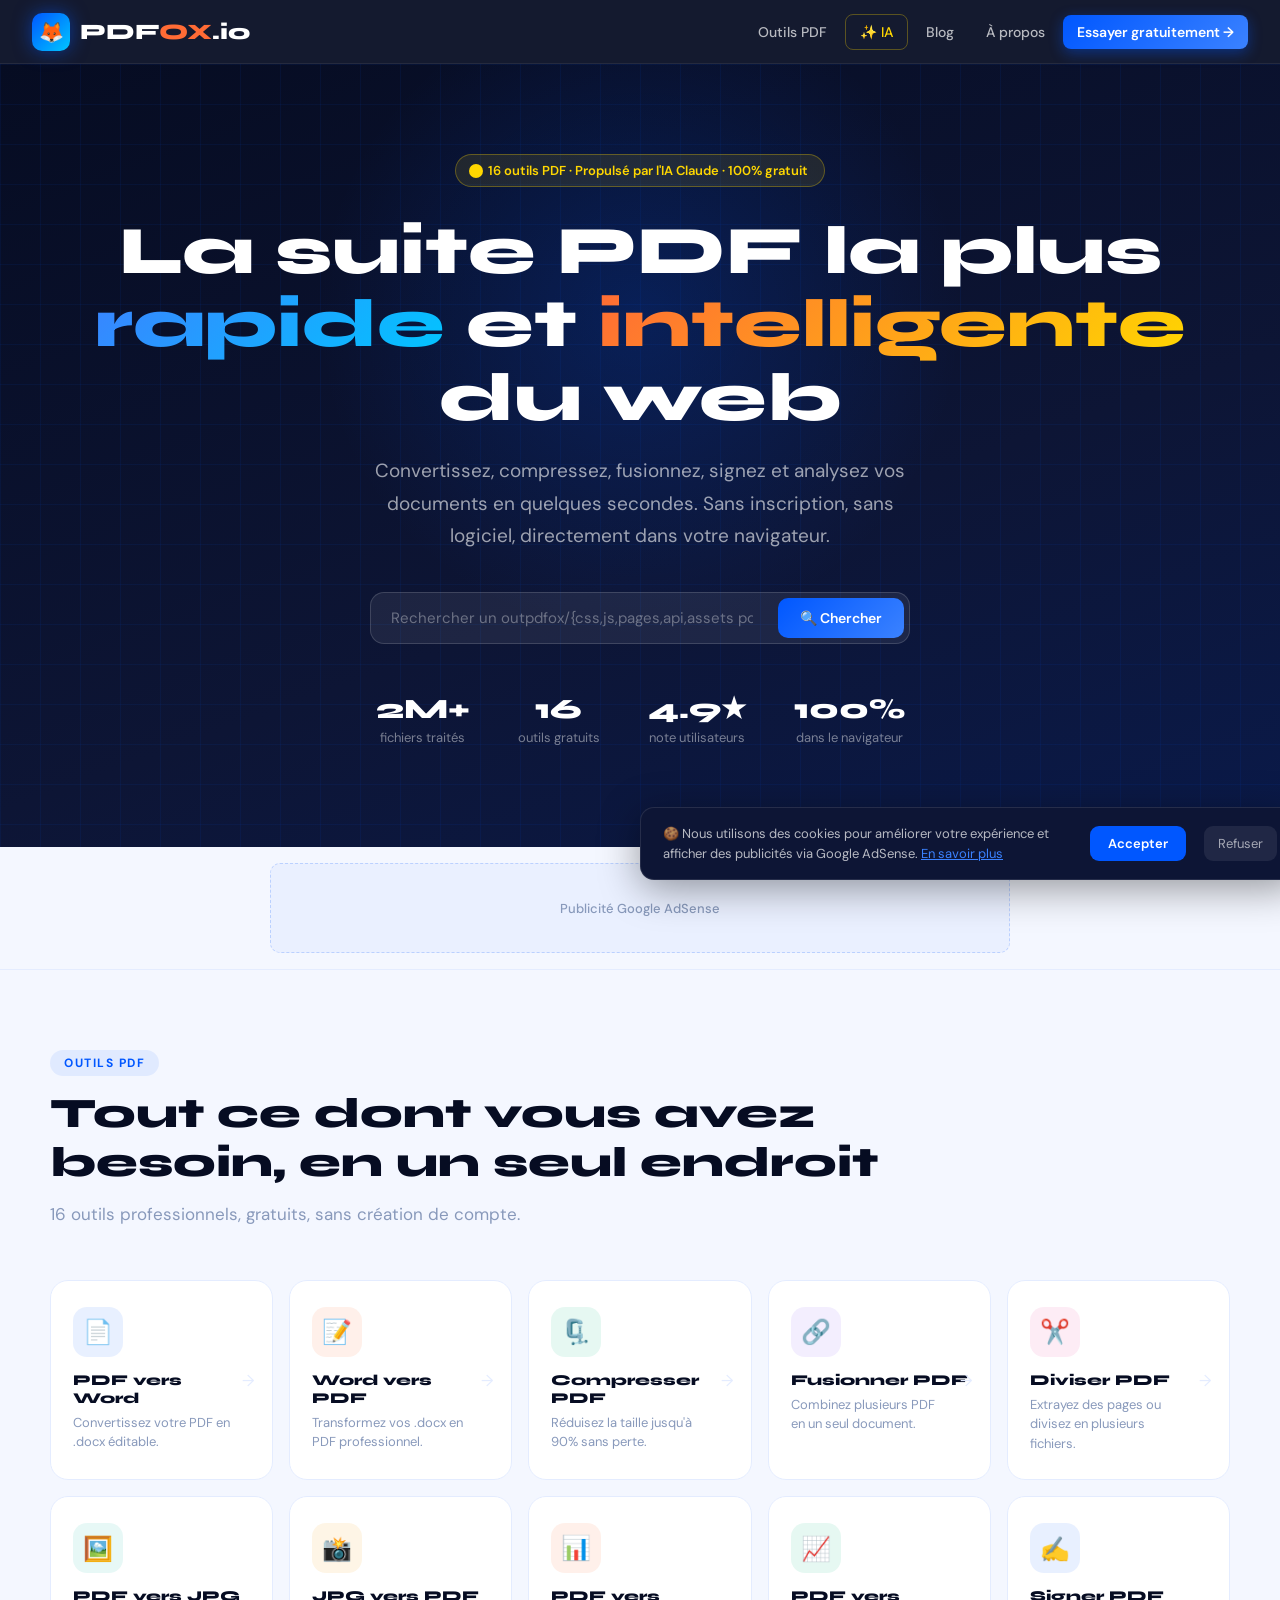
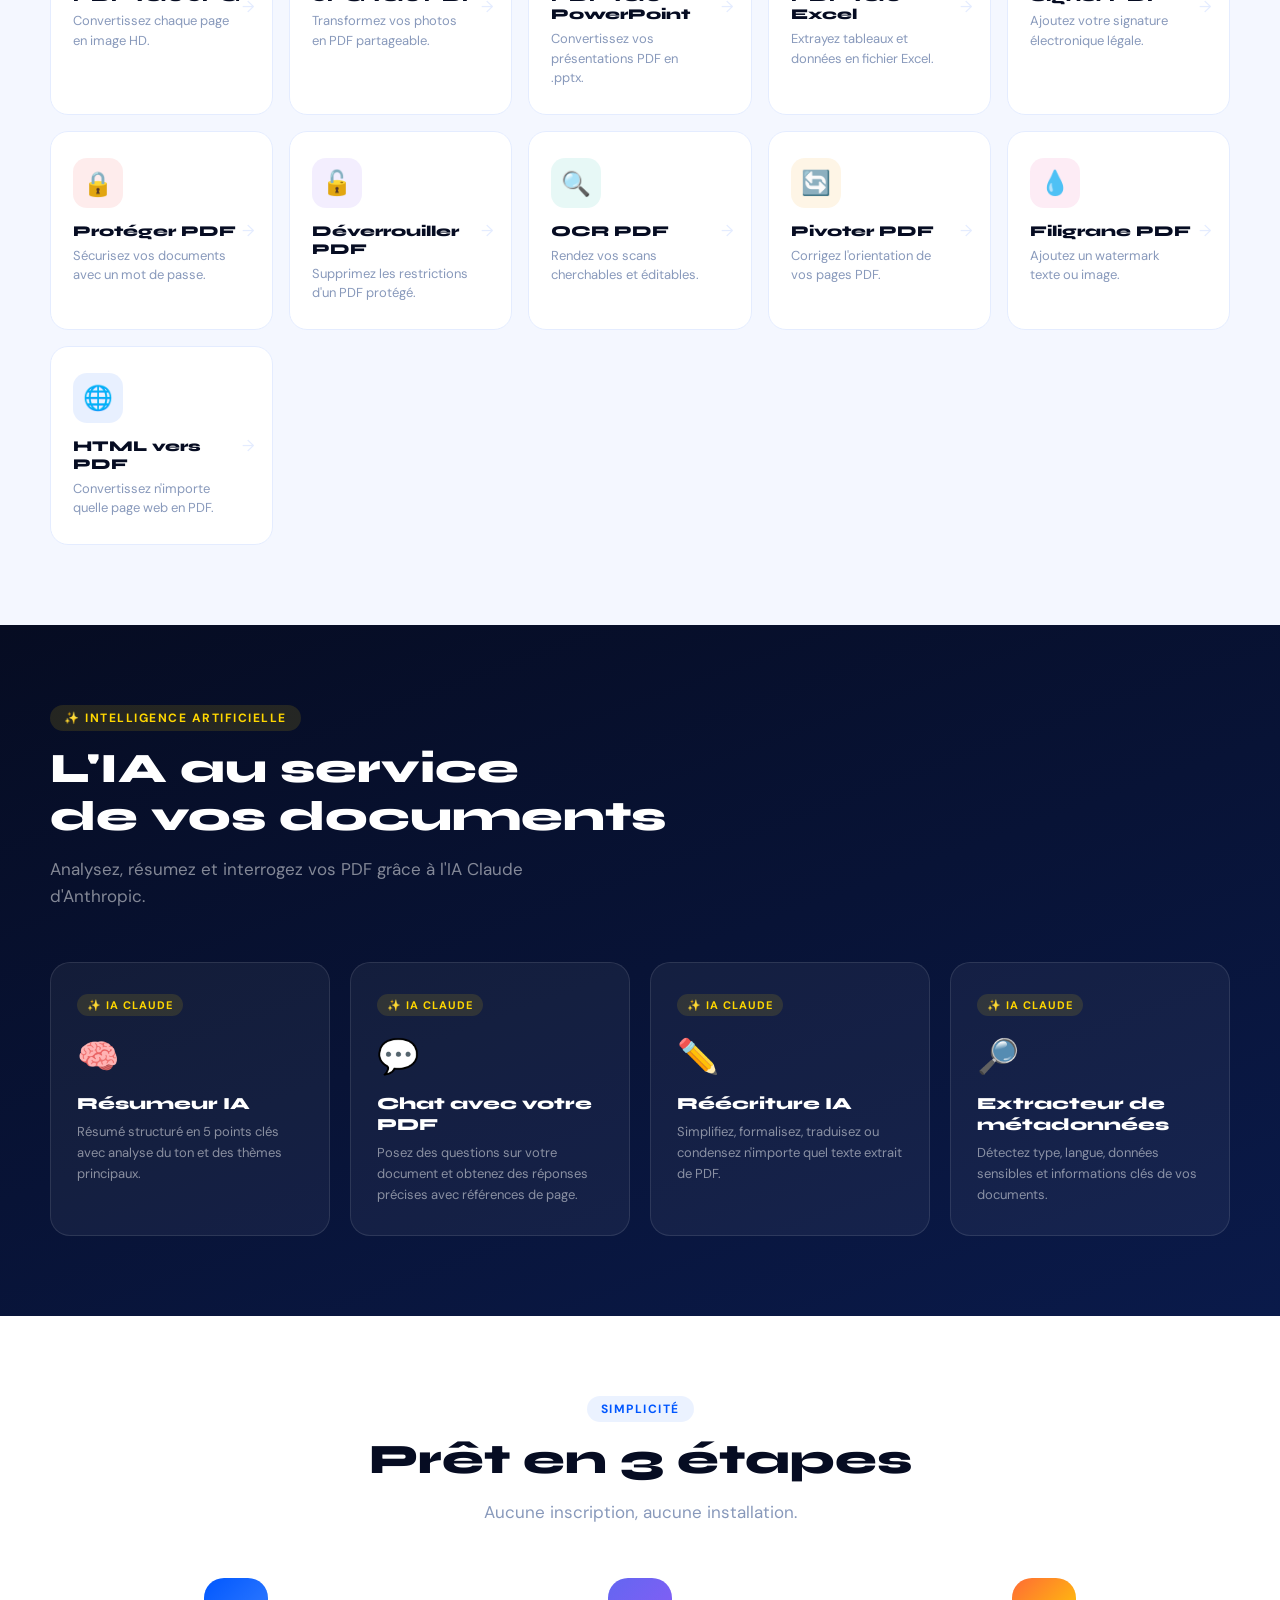
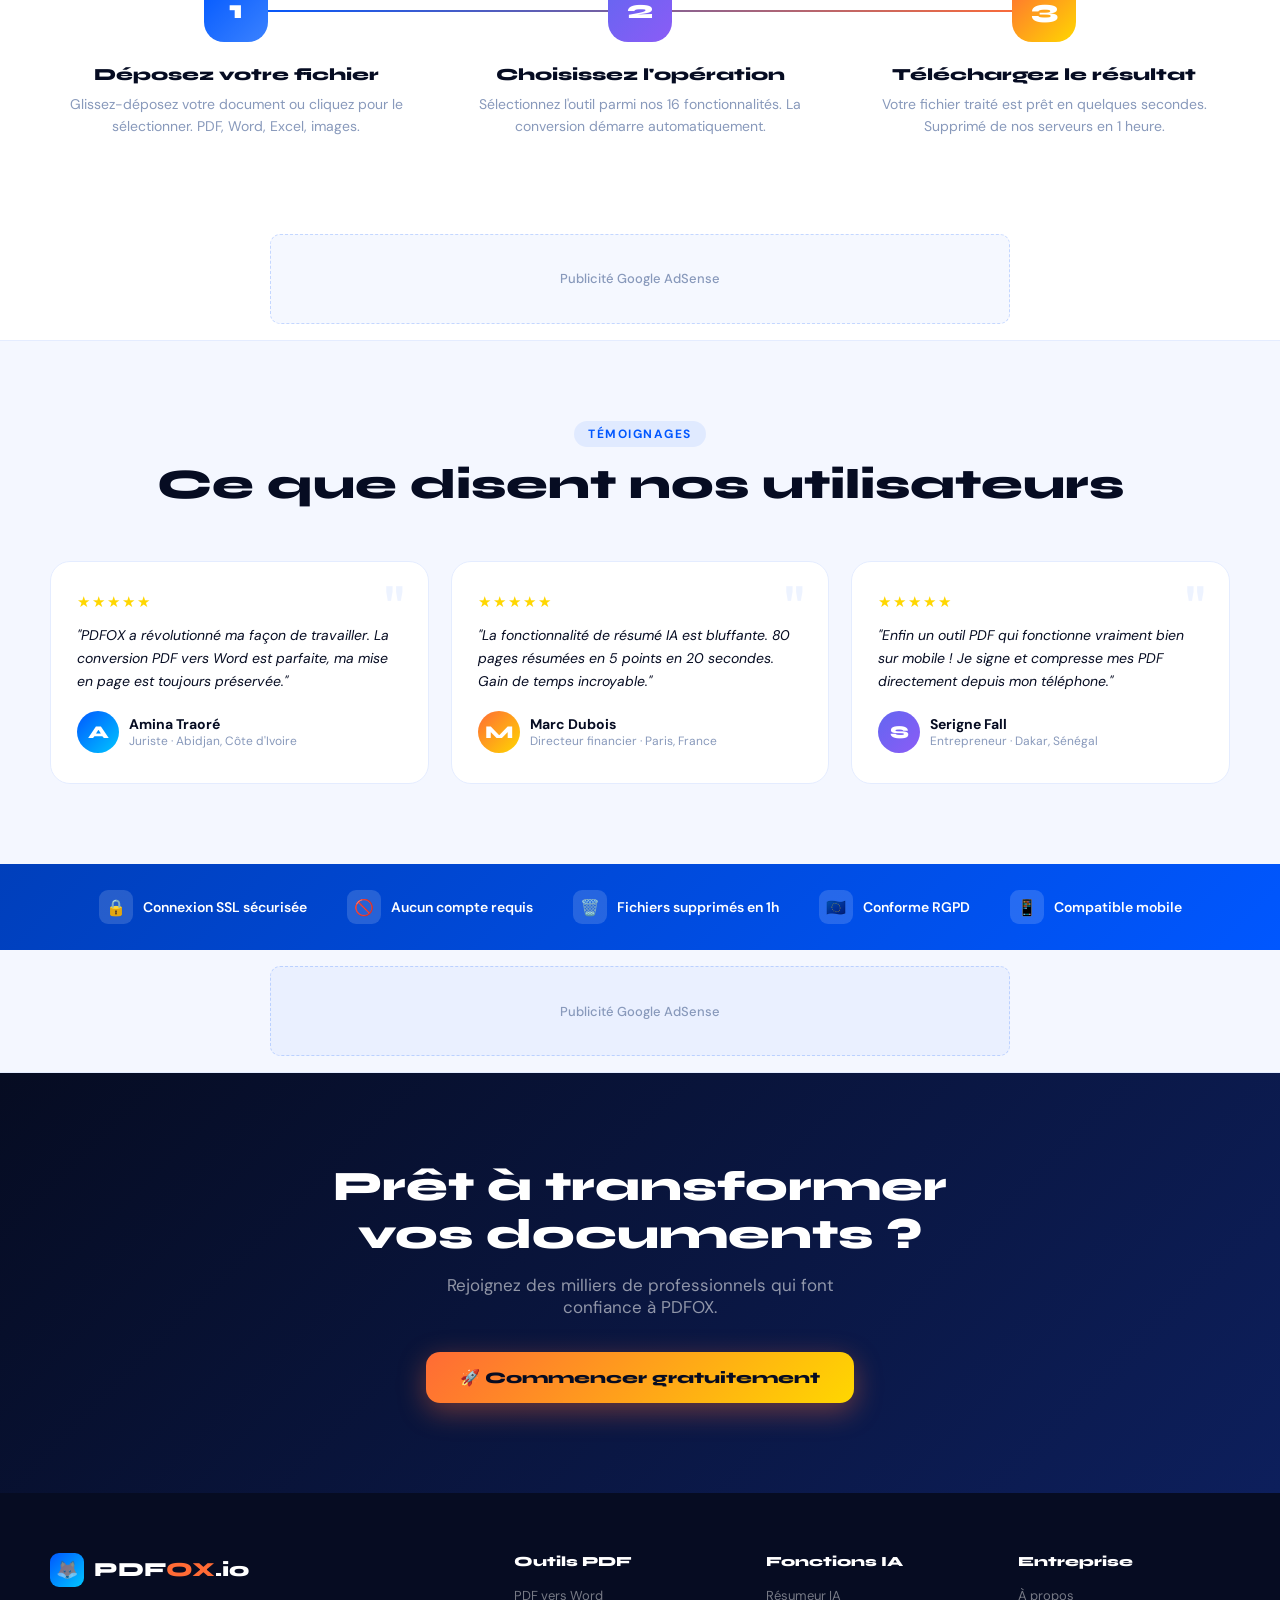
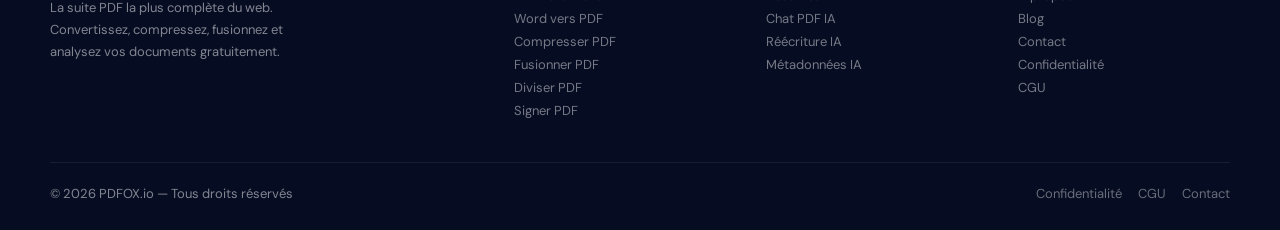
<file: index.html>
<!DOCTYPE html>
<html lang="fr">
<head>
  <meta charset="UTF-8"/>
  <meta name="viewport" content="width=device-width, initial-scale=1.0"/>
  <title>PDFOX.io — Convertir, Compresser et Modifier vos PDF Gratuitement</title>
  <meta name="description" content="PDFOX.io : Convertissez PDF en Word, compressez, fusionnez, signez vos documents en ligne. Gratuit, rapide, sans inscription."/>
  <link rel="preconnect" href="https://fonts.googleapis.com"/>
  <link href="https://fonts.googleapis.com/css2?family=Syne:wght@700;800;900&family=DM+Sans:wght@300;400;500;600&display=swap" rel="stylesheet"/>
  <link rel="stylesheet" href="css/style.css"/>
</head>
<body>

<!-- NAVBAR -->
<nav>
  <a class="nav-logo" href="/">
    <div class="logo-icon">🦊</div>
    <span class="logo-text">PDF<span>OX</span>.io</span>
  </a>
  <ul class="nav-links" id="navLinks">
    <li><a href="#tools">Outils PDF</a></li>
    <li><a href="#ai" class="ai-link">✨ IA</a></li>
    <li><a href="pages/blog.html">Blog</a></li>
    <li><a href="pages/about.html">À propos</a></li>
    <li><a href="#tools" class="nav-cta">Essayer gratuitement →</a></li>
  </ul>
  <div class="hamburger" id="hamburger" onclick="toggleMenu()">
    <span></span><span></span><span></span>
  </div>
</nav>

<!-- HERO -->
<section class="hero">
  <div class="hero-grid"></div>
  <div class="hero-glow"></div>
  <div class="container" style="position:relative;z-index:1;">
    <div class="hero-badge fade-up">
      <span class="dot"></span>
      16 outils PDF · Propulsé par l'IA Claude · 100% gratuit
    </div>
    <h1 class="fade-up delay-1">
      La suite PDF la plus<br/>
      <span class="highlight">rapide</span> et <span class="accent">intelligente</span><br/>
      du web
    </h1>
    <p class="hero-sub fade-up delay-2">
      Convertissez, compressez, fusionnez, signez et analysez vos documents en quelques secondes. Sans inscription, sans logiciel, directement dans votre navigateur.
    </p>
    <div class="search-bar fade-up delay-3">
      <input type="text" id="searchInput" placeholder="Rechercher un outpdfox/{css,js,pages,api,assets pdfox/css pdfox/js pdfox/pages pdfox/.gitignore pdfox/index.html pdfox/README.md pdfox/vercel.jsonil… ex: compresser PDF"/>
      <button onclick="searchTool()">🔍 Chercher</button>
    </div>
    <div class="hero-stats fade-up delay-4">
      <div class="stat"><span class="stat-num">2M+</span><span class="stat-label">fichiers traités</span></div>
      <div class="stat"><span class="stat-num">16</span><span class="stat-label">outils gratuits</span></div>
      <div class="stat"><span class="stat-num">4.9★</span><span class="stat-label">note utilisateurs</span></div>
      <div class="stat"><span class="stat-num">100%</span><span class="stat-label">dans le navigateur</span></div>
    </div>
  </div>
</section>

<!-- ADSENSE SLOT 1 -->
<div class="ad-container">
  <div class="ad-slot"><!-- Google AdSense · Slot: hero-leaderboard --><span>Publicité Google AdSense</span></div>
</div>

<!-- TOOLS -->
<section class="tools-section" id="tools">
  <div class="container">
    <div class="section-header fade-up">
      <span class="section-tag">Outils PDF</span>
      <h2>Tout ce dont vous avez<br/>besoin, en un seul endroit</h2>
      <p class="section-sub">16 outils professionnels, gratuits, sans création de compte.</p>
    </div>
    <div class="tools-grid" id="toolsGrid">
      <!-- Généré par JS -->
    </div>
  </div>
</section>

<!-- AI SECTION -->
<section class="ai-section" id="ai">
  <div class="container" style="position:relative;z-index:1;">
    <div class="section-header fade-up">
      <span class="section-tag" style="background:rgba(255,215,0,.12);color:#FFD700;">✨ Intelligence Artificielle</span>
      <h2 style="color:white;">L'IA au service<br/>de vos documents</h2>
      <p class="section-sub" style="color:rgba(255,255,255,.5);">Analysez, résumez et interrogez vos PDF grâce à l'IA Claude d'Anthropic.</p>
    </div>
    <div class="ai-grid">
      <a class="ai-card fade-up delay-1" href="pages/ai-summarizer.html">
        <div class="ai-badge">✨ IA Claude</div>
        <span class="ai-card-icon">🧠</span>
        <h3>Résumeur IA</h3>
        <p>Résumé structuré en 5 points clés avec analyse du ton et des thèmes principaux.</p>
      </a>
      <a class="ai-card fade-up delay-2" href="pages/ai-chat.html">
        <div class="ai-badge">✨ IA Claude</div>
        <span class="ai-card-icon">💬</span>
        <h3>Chat avec votre PDF</h3>
        <p>Posez des questions sur votre document et obtenez des réponses précises avec références de page.</p>
      </a>
      <a class="ai-card fade-up delay-3" href="pages/ai-rewrite.html">
        <div class="ai-badge">✨ IA Claude</div>
        <span class="ai-card-icon">✏️</span>
        <h3>Réécriture IA</h3>
        <p>Simplifiez, formalisez, traduisez ou condensez n'importe quel texte extrait de PDF.</p>
      </a>
      <a class="ai-card fade-up delay-4" href="pages/ai-metadata.html">
        <div class="ai-badge">✨ IA Claude</div>
        <span class="ai-card-icon">🔎</span>
        <h3>Extracteur de métadonnées</h3>
        <p>Détectez type, langue, données sensibles et informations clés de vos documents.</p>
      </a>
    </div>
  </div>
</section>

<!-- HOW IT WORKS -->
<section class="how-section">
  <div class="container">
    <div class="section-header fade-up" style="text-align:center;">
      <span class="section-tag">Simplicité</span>
      <h2>Prêt en 3 étapes</h2>
      <p class="section-sub" style="margin:0 auto;">Aucune inscription, aucune installation.</p>
    </div>
    <div class="steps">
      <div class="step fade-up delay-1">
        <div class="step-num" style="background:linear-gradient(135deg,#0057FF,#3B82FF);">1</div>
        <h3>Déposez votre fichier</h3>
        <p>Glissez-déposez votre document ou cliquez pour le sélectionner. PDF, Word, Excel, images.</p>
      </div>
      <div class="step fade-up delay-2">
        <div class="step-num" style="background:linear-gradient(135deg,#6366f1,#8b5cf6);">2</div>
        <h3>Choisissez l'opération</h3>
        <p>Sélectionnez l'outil parmi nos 16 fonctionnalités. La conversion démarre automatiquement.</p>
      </div>
      <div class="step fade-up delay-3">
        <div class="step-num" style="background:linear-gradient(135deg,#FF6B35,#FFD700);">3</div>
        <h3>Téléchargez le résultat</h3>
        <p>Votre fichier traité est prêt en quelques secondes. Supprimé de nos serveurs en 1 heure.</p>
      </div>
    </div>
  </div>
</section>

<!-- ADSENSE SLOT 2 -->
<div class="ad-container" style="background:white;">
  <div class="ad-slot"><!-- Google AdSense · Slot: middle-rectangle --><span>Publicité Google AdSense</span></div>
</div>

<!-- TESTIMONIALS -->
<section class="testi-section">
  <div class="container">
    <div class="section-header fade-up" style="text-align:center;">
      <span class="section-tag">Témoignages</span>
      <h2>Ce que disent nos utilisateurs</h2>
    </div>
    <div class="testi-grid">
      <div class="testi-card fade-up delay-1">
        <div class="stars">★★★★★</div>
        <p class="testi-text">"PDFOX a révolutionné ma façon de travailler. La conversion PDF vers Word est parfaite, ma mise en page est toujours préservée."</p>
        <div class="testi-author">
          <div class="testi-avatar" style="background:linear-gradient(135deg,#0057FF,#00C6FF);">A</div>
          <div><div class="testi-name">Amina Traoré</div><div class="testi-role">Juriste · Abidjan, Côte d'Ivoire</div></div>
        </div>
      </div>
      <div class="testi-card fade-up delay-2">
        <div class="stars">★★★★★</div>
        <p class="testi-text">"La fonctionnalité de résumé IA est bluffante. 80 pages résumées en 5 points en 20 secondes. Gain de temps incroyable."</p>
        <div class="testi-author">
          <div class="testi-avatar" style="background:linear-gradient(135deg,#FF6B35,#FFD700);">M</div>
          <div><div class="testi-name">Marc Dubois</div><div class="testi-role">Directeur financier · Paris, France</div></div>
        </div>
      </div>
      <div class="testi-card fade-up delay-3">
        <div class="stars">★★★★★</div>
        <p class="testi-text">"Enfin un outil PDF qui fonctionne vraiment bien sur mobile ! Je signe et compresse mes PDF directement depuis mon téléphone."</p>
        <div class="testi-author">
          <div class="testi-avatar" style="background:linear-gradient(135deg,#6366f1,#8b5cf6);">S</div>
          <div><div class="testi-name">Serigne Fall</div><div class="testi-role">Entrepreneur · Dakar, Sénégal</div></div>
        </div>
      </div>
    </div>
  </div>
</section>

<!-- TRUST BAR -->
<div class="trust-bar">
  <div class="trust-item"><div class="icon">🔒</div> Connexion SSL sécurisée</div>
  <div class="trust-item"><div class="icon">🚫</div> Aucun compte requis</div>
  <div class="trust-item"><div class="icon">🗑️</div> Fichiers supprimés en 1h</div>
  <div class="trust-item"><div class="icon">🇪🇺</div> Conforme RGPD</div>
  <div class="trust-item"><div class="icon">📱</div> Compatible mobile</div>
</div>

<!-- ADSENSE SLOT 3 -->
<div class="ad-container">
  <div class="ad-slot"><!-- Google AdSense · Slot: footer-banner --><span>Publicité Google AdSense</span></div>
</div>

<!-- CTA -->
<section class="cta-section">
  <div class="container" style="position:relative;z-index:1;">
    <h2 class="fade-up" style="color:white;">Prêt à transformer<br/>vos documents ?</h2>
    <p class="fade-up delay-1">Rejoignez des milliers de professionnels qui font confiance à PDFOX.</p>
    <a href="#tools" class="btn-primary fade-up delay-2">🚀 Commencer gratuitement</a>
  </div>
</section>

<!-- FOOTER -->
<footer>
  <div class="footer-grid">
    <div class="footer-brand">
      <div style="display:flex;align-items:center;gap:10px;margin-bottom:8px;">
        <div style="width:34px;height:34px;background:linear-gradient(135deg,#0057FF,#00C6FF);border-radius:9px;display:flex;align-items:center;justify-content:center;font-size:18px;">🦊</div>
        <span style="font-family:'Syne',sans-serif;font-weight:900;font-size:20px;color:white;">PDF<span style="color:#FF6B35;">OX</span>.io</span>
      </div>
      <p>La suite PDF la plus complète du web. Convertissez, compressez, fusionnez et analysez vos documents gratuitement.</p>
    </div>
    <div class="footer-col">
      <h4>Outils PDF</h4>
      <a href="pages/tool.html?tool=pdf-to-word">PDF vers Word</a>
      <a href="pages/tool.html?tool=word-to-pdf">Word vers PDF</a>
      <a href="pages/tool.html?tool=compress">Compresser PDF</a>
      <a href="pages/tool.html?tool=merge">Fusionner PDF</a>
      <a href="pages/tool.html?tool=split">Diviser PDF</a>
      <a href="pages/tool.html?tool=sign">Signer PDF</a>
    </div>
    <div class="footer-col">
      <h4>Fonctions IA</h4>
      <a href="pages/ai-summarizer.html">Résumeur IA</a>
      <a href="pages/ai-chat.html">Chat PDF IA</a>
      <a href="pages/ai-rewrite.html">Réécriture IA</a>
      <a href="pages/ai-metadata.html">Métadonnées IA</a>
    </div>
    <div class="footer-col">
      <h4>Entreprise</h4>
      <a href="pages/about.html">À propos</a>
      <a href="pages/blog.html">Blog</a>
      <a href="pages/contact.html">Contact</a>
      <a href="pages/privacy.html">Confidentialité</a>
      <a href="pages/terms.html">CGU</a>
    </div>
  </div>
  <div class="footer-bottom">
    <span>© 2026 PDFOX.io — Tous droits réservés</span>
    <div style="display:flex;gap:16px;">
      <a href="pages/privacy.html">Confidentialité</a>
      <a href="pages/terms.html">CGU</a>
      <a href="pages/contact.html">Contact</a>
    </div>
  </div>
</footer>

<!-- COOKIE BANNER -->
<div class="cookie-banner" id="cookieBanner">
  <p>🍪 Nous utilisons des cookies pour améliorer votre expérience et afficher des publicités via Google AdSense. <a href="pages/privacy.html">En savoir plus</a></p>
  <button class="cookie-btn" onclick="closeCookie()">Accepter</button>
  <button class="cookie-close" onclick="closeCookie()">Refuser</button>
</div>

<script src="js/tools.js"></script>
<script src="js/main.js"></script>
</body>
</html>
</file>
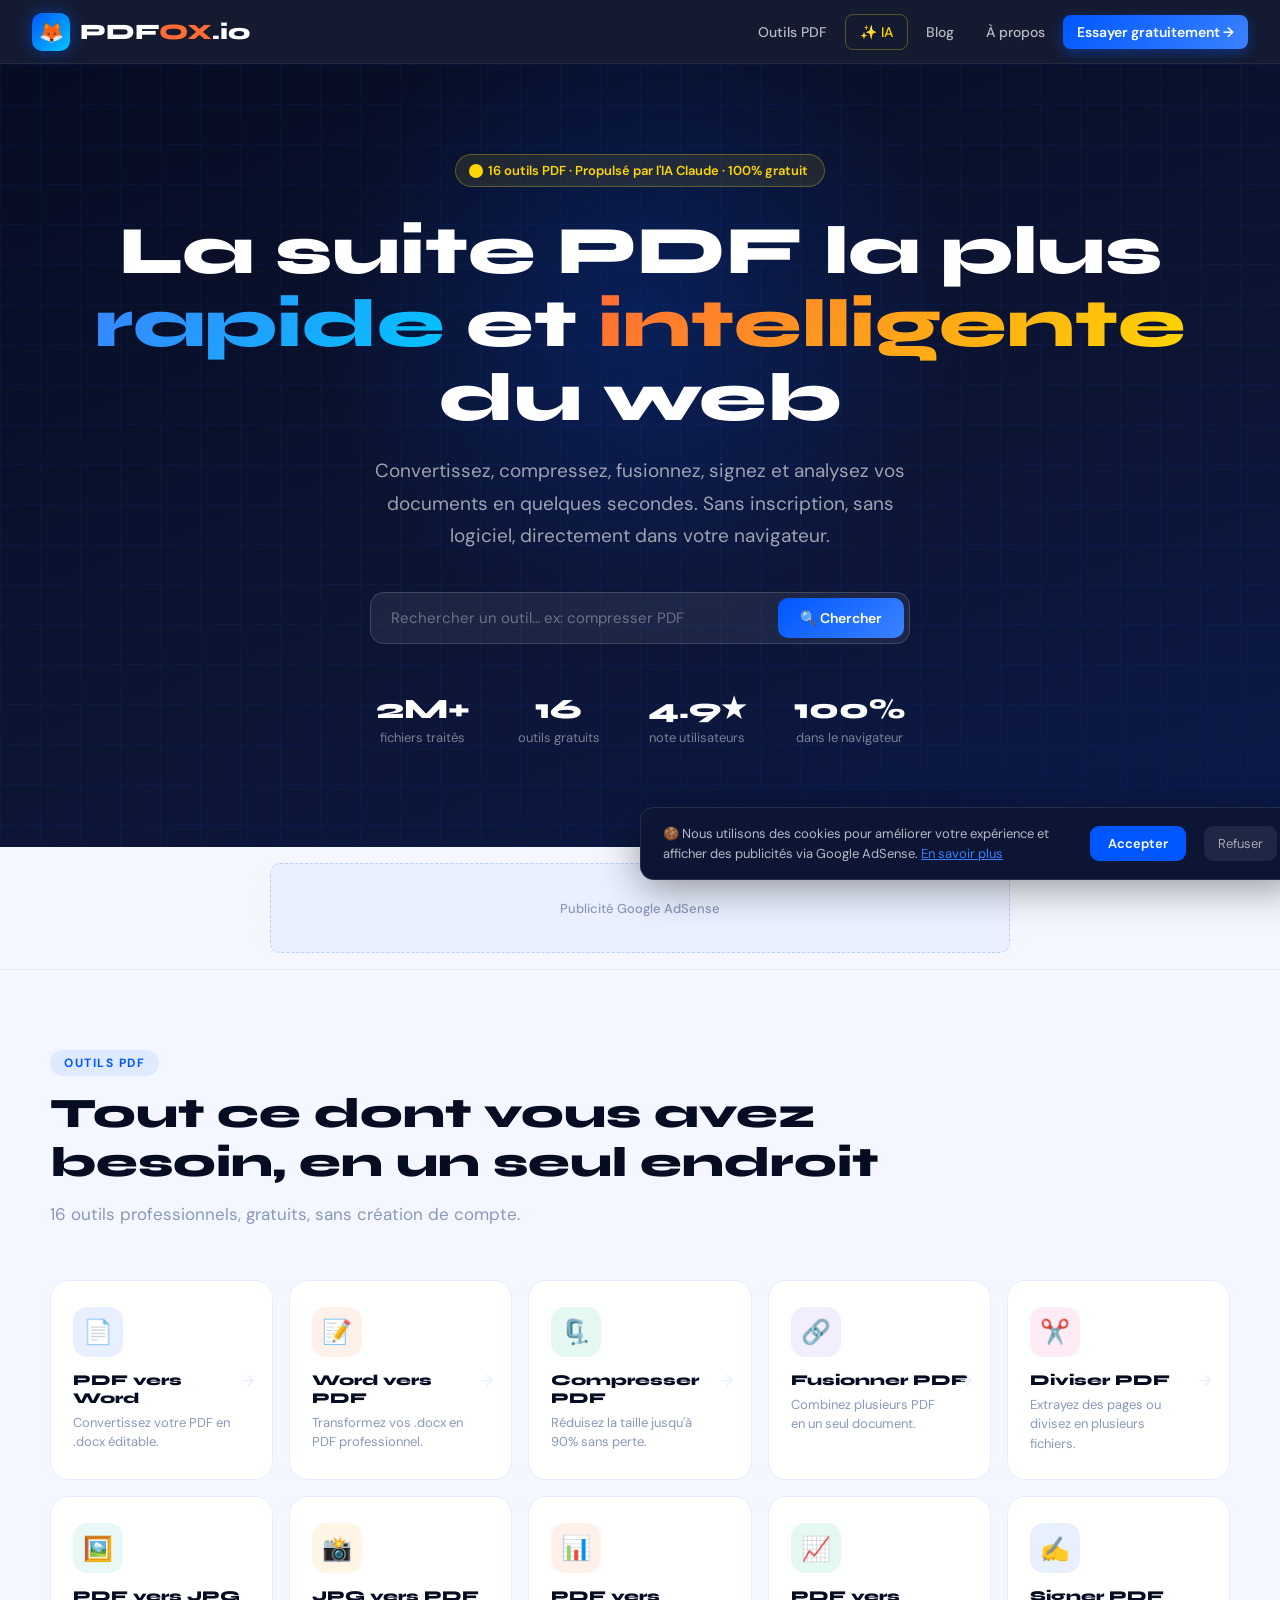
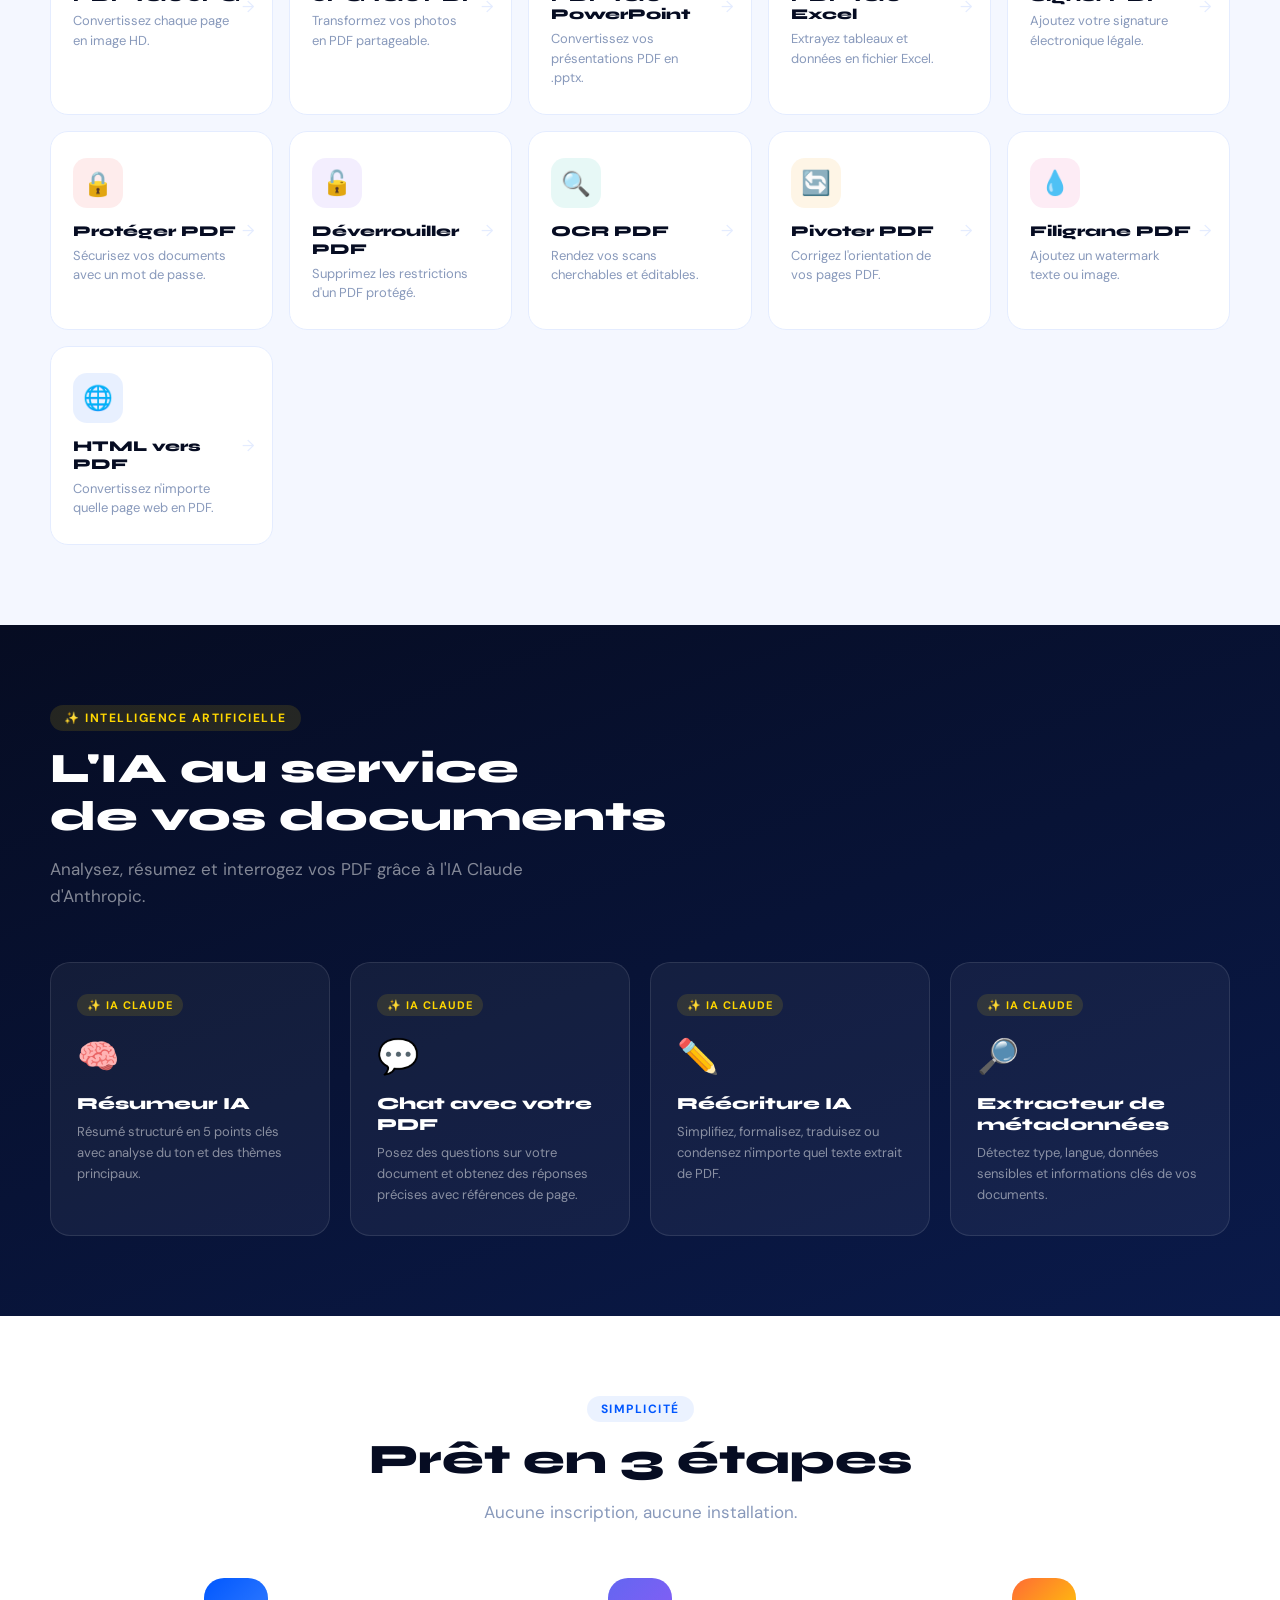
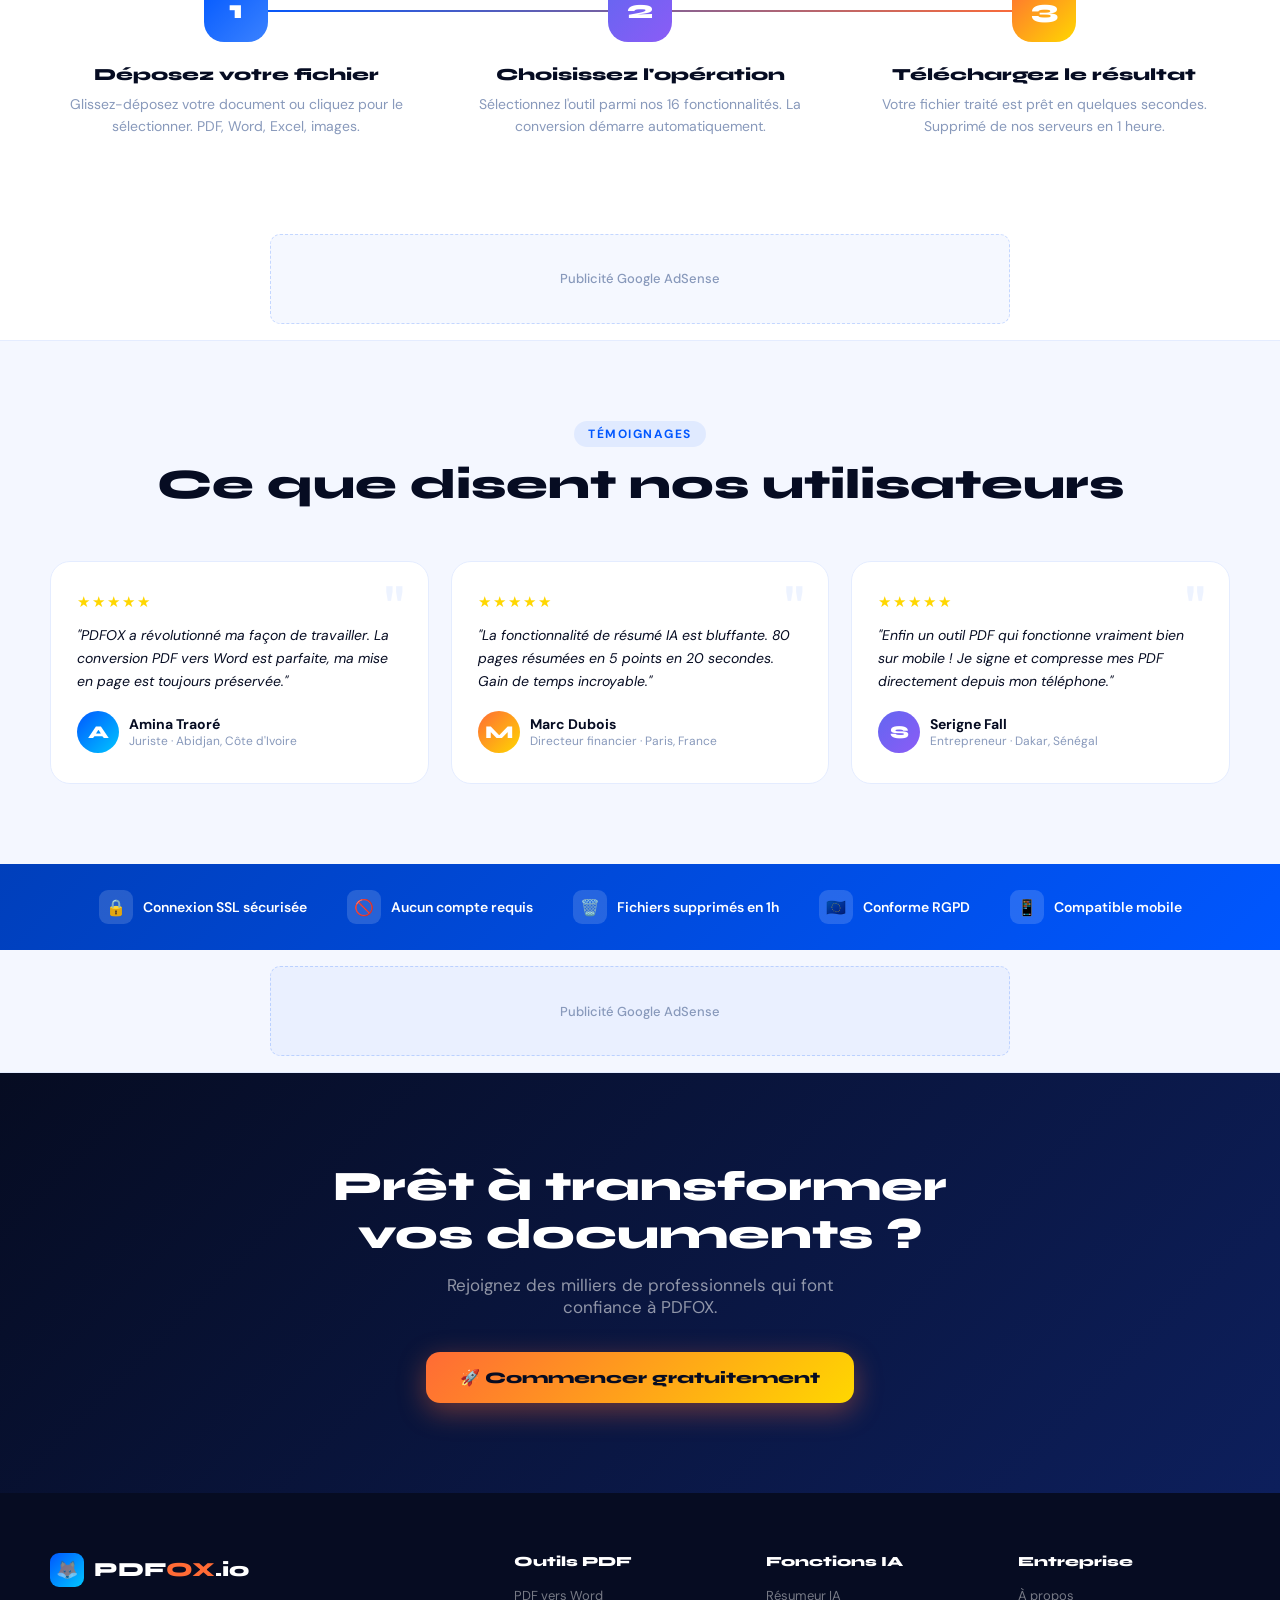
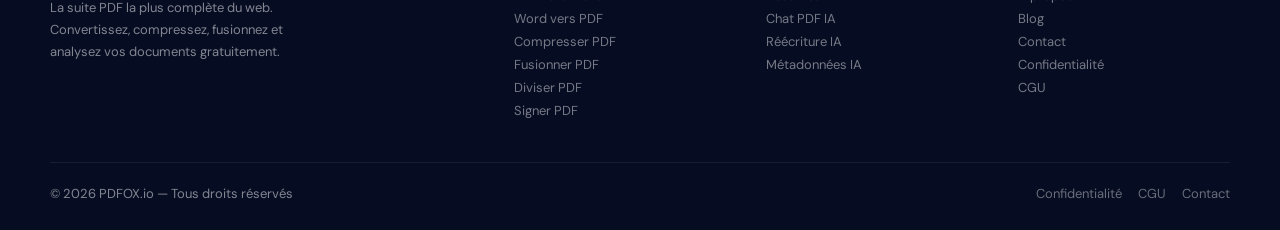
<file: pdfox-site(1)/pdfox/index.html>
<!DOCTYPE html>
<html lang="fr">
<head>
  <meta charset="UTF-8"/>
  <meta name="viewport" content="width=device-width, initial-scale=1.0"/>
  <title>PDFOX.io — Convertir, Compresser et Modifier vos PDF Gratuitement</title>
  <meta name="description" content="PDFOX.io : Convertissez PDF en Word, compressez, fusionnez, signez vos documents en ligne. Gratuit, rapide, sans inscription."/>
  <link rel="preconnect" href="https://fonts.googleapis.com"/>
  <link href="https://fonts.googleapis.com/css2?family=Syne:wght@700;800;900&family=DM+Sans:wght@300;400;500;600&display=swap" rel="stylesheet"/>
  <link rel="stylesheet" href="css/style.css"/>
</head>
<body>

<!-- NAVBAR -->
<nav>
  <a class="nav-logo" href="/">
    <div class="logo-icon">🦊</div>
    <span class="logo-text">PDF<span>OX</span>.io</span>
  </a>
  <ul class="nav-links" id="navLinks">
    <li><a href="#tools">Outils PDF</a></li>
    <li><a href="#ai" class="ai-link">✨ IA</a></li>
    <li><a href="pages/blog.html">Blog</a></li>
    <li><a href="pages/about.html">À propos</a></li>
    <li><a href="#tools" class="nav-cta">Essayer gratuitement →</a></li>
  </ul>
  <div class="hamburger" id="hamburger" onclick="toggleMenu()">
    <span></span><span></span><span></span>
  </div>
</nav>

<!-- HERO -->
<section class="hero">
  <div class="hero-grid"></div>
  <div class="hero-glow"></div>
  <div class="container" style="position:relative;z-index:1;">
    <div class="hero-badge fade-up">
      <span class="dot"></span>
      16 outils PDF · Propulsé par l'IA Claude · 100% gratuit
    </div>
    <h1 class="fade-up delay-1">
      La suite PDF la plus<br/>
      <span class="highlight">rapide</span> et <span class="accent">intelligente</span><br/>
      du web
    </h1>
    <p class="hero-sub fade-up delay-2">
      Convertissez, compressez, fusionnez, signez et analysez vos documents en quelques secondes. Sans inscription, sans logiciel, directement dans votre navigateur.
    </p>
    <div class="search-bar fade-up delay-3">
      <input type="text" id="searchInput" placeholder="Rechercher un outil… ex: compresser PDF"/>
      <button onclick="searchTool()">🔍 Chercher</button>
    </div>
    <div class="hero-stats fade-up delay-4">
      <div class="stat"><span class="stat-num">2M+</span><span class="stat-label">fichiers traités</span></div>
      <div class="stat"><span class="stat-num">16</span><span class="stat-label">outils gratuits</span></div>
      <div class="stat"><span class="stat-num">4.9★</span><span class="stat-label">note utilisateurs</span></div>
      <div class="stat"><span class="stat-num">100%</span><span class="stat-label">dans le navigateur</span></div>
    </div>
  </div>
</section>

<!-- ADSENSE SLOT 1 -->
<div class="ad-container">
  <div class="ad-slot"><!-- Google AdSense · Slot: hero-leaderboard --><span>Publicité Google AdSense</span></div>
</div>

<!-- TOOLS -->
<section class="tools-section" id="tools">
  <div class="container">
    <div class="section-header fade-up">
      <span class="section-tag">Outils PDF</span>
      <h2>Tout ce dont vous avez<br/>besoin, en un seul endroit</h2>
      <p class="section-sub">16 outils professionnels, gratuits, sans création de compte.</p>
    </div>
    <div class="tools-grid" id="toolsGrid">
      <!-- Généré par JS -->
    </div>
  </div>
</section>

<!-- AI SECTION -->
<section class="ai-section" id="ai">
  <div class="container" style="position:relative;z-index:1;">
    <div class="section-header fade-up">
      <span class="section-tag" style="background:rgba(255,215,0,.12);color:#FFD700;">✨ Intelligence Artificielle</span>
      <h2 style="color:white;">L'IA au service<br/>de vos documents</h2>
      <p class="section-sub" style="color:rgba(255,255,255,.5);">Analysez, résumez et interrogez vos PDF grâce à l'IA Claude d'Anthropic.</p>
    </div>
    <div class="ai-grid">
      <a class="ai-card fade-up delay-1" href="pages/ai-summarizer.html">
        <div class="ai-badge">✨ IA Claude</div>
        <span class="ai-card-icon">🧠</span>
        <h3>Résumeur IA</h3>
        <p>Résumé structuré en 5 points clés avec analyse du ton et des thèmes principaux.</p>
      </a>
      <a class="ai-card fade-up delay-2" href="pages/ai-chat.html">
        <div class="ai-badge">✨ IA Claude</div>
        <span class="ai-card-icon">💬</span>
        <h3>Chat avec votre PDF</h3>
        <p>Posez des questions sur votre document et obtenez des réponses précises avec références de page.</p>
      </a>
      <a class="ai-card fade-up delay-3" href="pages/ai-rewrite.html">
        <div class="ai-badge">✨ IA Claude</div>
        <span class="ai-card-icon">✏️</span>
        <h3>Réécriture IA</h3>
        <p>Simplifiez, formalisez, traduisez ou condensez n'importe quel texte extrait de PDF.</p>
      </a>
      <a class="ai-card fade-up delay-4" href="pages/ai-metadata.html">
        <div class="ai-badge">✨ IA Claude</div>
        <span class="ai-card-icon">🔎</span>
        <h3>Extracteur de métadonnées</h3>
        <p>Détectez type, langue, données sensibles et informations clés de vos documents.</p>
      </a>
    </div>
  </div>
</section>

<!-- HOW IT WORKS -->
<section class="how-section">
  <div class="container">
    <div class="section-header fade-up" style="text-align:center;">
      <span class="section-tag">Simplicité</span>
      <h2>Prêt en 3 étapes</h2>
      <p class="section-sub" style="margin:0 auto;">Aucune inscription, aucune installation.</p>
    </div>
    <div class="steps">
      <div class="step fade-up delay-1">
        <div class="step-num" style="background:linear-gradient(135deg,#0057FF,#3B82FF);">1</div>
        <h3>Déposez votre fichier</h3>
        <p>Glissez-déposez votre document ou cliquez pour le sélectionner. PDF, Word, Excel, images.</p>
      </div>
      <div class="step fade-up delay-2">
        <div class="step-num" style="background:linear-gradient(135deg,#6366f1,#8b5cf6);">2</div>
        <h3>Choisissez l'opération</h3>
        <p>Sélectionnez l'outil parmi nos 16 fonctionnalités. La conversion démarre automatiquement.</p>
      </div>
      <div class="step fade-up delay-3">
        <div class="step-num" style="background:linear-gradient(135deg,#FF6B35,#FFD700);">3</div>
        <h3>Téléchargez le résultat</h3>
        <p>Votre fichier traité est prêt en quelques secondes. Supprimé de nos serveurs en 1 heure.</p>
      </div>
    </div>
  </div>
</section>

<!-- ADSENSE SLOT 2 -->
<div class="ad-container" style="background:white;">
  <div class="ad-slot"><!-- Google AdSense · Slot: middle-rectangle --><span>Publicité Google AdSense</span></div>
</div>

<!-- TESTIMONIALS -->
<section class="testi-section">
  <div class="container">
    <div class="section-header fade-up" style="text-align:center;">
      <span class="section-tag">Témoignages</span>
      <h2>Ce que disent nos utilisateurs</h2>
    </div>
    <div class="testi-grid">
      <div class="testi-card fade-up delay-1">
        <div class="stars">★★★★★</div>
        <p class="testi-text">"PDFOX a révolutionné ma façon de travailler. La conversion PDF vers Word est parfaite, ma mise en page est toujours préservée."</p>
        <div class="testi-author">
          <div class="testi-avatar" style="background:linear-gradient(135deg,#0057FF,#00C6FF);">A</div>
          <div><div class="testi-name">Amina Traoré</div><div class="testi-role">Juriste · Abidjan, Côte d'Ivoire</div></div>
        </div>
      </div>
      <div class="testi-card fade-up delay-2">
        <div class="stars">★★★★★</div>
        <p class="testi-text">"La fonctionnalité de résumé IA est bluffante. 80 pages résumées en 5 points en 20 secondes. Gain de temps incroyable."</p>
        <div class="testi-author">
          <div class="testi-avatar" style="background:linear-gradient(135deg,#FF6B35,#FFD700);">M</div>
          <div><div class="testi-name">Marc Dubois</div><div class="testi-role">Directeur financier · Paris, France</div></div>
        </div>
      </div>
      <div class="testi-card fade-up delay-3">
        <div class="stars">★★★★★</div>
        <p class="testi-text">"Enfin un outil PDF qui fonctionne vraiment bien sur mobile ! Je signe et compresse mes PDF directement depuis mon téléphone."</p>
        <div class="testi-author">
          <div class="testi-avatar" style="background:linear-gradient(135deg,#6366f1,#8b5cf6);">S</div>
          <div><div class="testi-name">Serigne Fall</div><div class="testi-role">Entrepreneur · Dakar, Sénégal</div></div>
        </div>
      </div>
    </div>
  </div>
</section>

<!-- TRUST BAR -->
<div class="trust-bar">
  <div class="trust-item"><div class="icon">🔒</div> Connexion SSL sécurisée</div>
  <div class="trust-item"><div class="icon">🚫</div> Aucun compte requis</div>
  <div class="trust-item"><div class="icon">🗑️</div> Fichiers supprimés en 1h</div>
  <div class="trust-item"><div class="icon">🇪🇺</div> Conforme RGPD</div>
  <div class="trust-item"><div class="icon">📱</div> Compatible mobile</div>
</div>

<!-- ADSENSE SLOT 3 -->
<div class="ad-container">
  <div class="ad-slot"><!-- Google AdSense · Slot: footer-banner --><span>Publicité Google AdSense</span></div>
</div>

<!-- CTA -->
<section class="cta-section">
  <div class="container" style="position:relative;z-index:1;">
    <h2 class="fade-up" style="color:white;">Prêt à transformer<br/>vos documents ?</h2>
    <p class="fade-up delay-1">Rejoignez des milliers de professionnels qui font confiance à PDFOX.</p>
    <a href="#tools" class="btn-primary fade-up delay-2">🚀 Commencer gratuitement</a>
  </div>
</section>

<!-- FOOTER -->
<footer>
  <div class="footer-grid">
    <div class="footer-brand">
      <div style="display:flex;align-items:center;gap:10px;margin-bottom:8px;">
        <div style="width:34px;height:34px;background:linear-gradient(135deg,#0057FF,#00C6FF);border-radius:9px;display:flex;align-items:center;justify-content:center;font-size:18px;">🦊</div>
        <span style="font-family:'Syne',sans-serif;font-weight:900;font-size:20px;color:white;">PDF<span style="color:#FF6B35;">OX</span>.io</span>
      </div>
      <p>La suite PDF la plus complète du web. Convertissez, compressez, fusionnez et analysez vos documents gratuitement.</p>
    </div>
    <div class="footer-col">
      <h4>Outils PDF</h4>
      <a href="pages/tool.html?tool=pdf-to-word">PDF vers Word</a>
      <a href="pages/tool.html?tool=word-to-pdf">Word vers PDF</a>
      <a href="pages/tool.html?tool=compress">Compresser PDF</a>
      <a href="pages/tool.html?tool=merge">Fusionner PDF</a>
      <a href="pages/tool.html?tool=split">Diviser PDF</a>
      <a href="pages/tool.html?tool=sign">Signer PDF</a>
    </div>
    <div class="footer-col">
      <h4>Fonctions IA</h4>
      <a href="pages/ai-summarizer.html">Résumeur IA</a>
      <a href="pages/ai-chat.html">Chat PDF IA</a>
      <a href="pages/ai-rewrite.html">Réécriture IA</a>
      <a href="pages/ai-metadata.html">Métadonnées IA</a>
    </div>
    <div class="footer-col">
      <h4>Entreprise</h4>
      <a href="pages/about.html">À propos</a>
      <a href="pages/blog.html">Blog</a>
      <a href="pages/contact.html">Contact</a>
      <a href="pages/privacy.html">Confidentialité</a>
      <a href="pages/terms.html">CGU</a>
    </div>
  </div>
  <div class="footer-bottom">
    <span>© 2026 PDFOX.io — Tous droits réservés</span>
    <div style="display:flex;gap:16px;">
      <a href="pages/privacy.html">Confidentialité</a>
      <a href="pages/terms.html">CGU</a>
      <a href="pages/contact.html">Contact</a>
    </div>
  </div>
</footer>

<!-- COOKIE BANNER -->
<div class="cookie-banner" id="cookieBanner">
  <p>🍪 Nous utilisons des cookies pour améliorer votre expérience et afficher des publicités via Google AdSense. <a href="pages/privacy.html">En savoir plus</a></p>
  <button class="cookie-btn" onclick="closeCookie()">Accepter</button>
  <button class="cookie-close" onclick="closeCookie()">Refuser</button>
</div>

<script src="js/tools.js"></script>
<script src="js/main.js"></script>
</body>
</html>
</file>
<file: css/style.css>
/* ── VARIABLES ── */
:root {
  --blue: #0057FF;
  --blue-light: #3B82FF;
  --blue-dark: #003FBB;
  --orange: #FF6B35;
  --gold: #FFD700;
  --navy: #060C22;
  --navy2: #0D1535;
  --white: #FFFFFF;
  --off: #F4F7FF;
  --gray: #8899BB;
  --border: #E4ECFF;
  --shadow: 0 4px 24px rgba(0,87,255,.10);
  --shadow-hover: 0 12px 40px rgba(0,87,255,.22);
  --radius: 18px;
}

/* ── RESET ── */
*, *::before, *::after { box-sizing: border-box; margin: 0; padding: 0; }
html { scroll-behavior: smooth; }
body { font-family: 'DM Sans', sans-serif; background: var(--off); color: var(--navy); overflow-x: hidden; }

/* ── ANIMATIONS ── */
@keyframes fadeUp {
  from { opacity: 0; transform: translateY(28px); }
  to   { opacity: 1; transform: translateY(0); }
}
@keyframes float {
  0%,100% { transform: translateY(0); }
  50%     { transform: translateY(-10px); }
}
@keyframes pulse-ring {
  0%   { transform: scale(1); opacity: .6; }
  100% { transform: scale(1.7); opacity: 0; }
}

.fade-up { opacity: 0; animation: fadeUp .7s ease forwards; }
.delay-1 { animation-delay: .1s; }
.delay-2 { animation-delay: .2s; }
.delay-3 { animation-delay: .3s; }
.delay-4 { animation-delay: .4s; }

/* ── NAVBAR ── */
nav {
  position: sticky; top: 0; z-index: 100;
  background: rgba(6,12,34,.94);
  backdrop-filter: blur(18px);
  border-bottom: 1px solid rgba(255,255,255,.07);
  padding: 0 32px;
  display: flex; align-items: center; justify-content: space-between;
  height: 64px;
}
.nav-logo { display: flex; align-items: center; gap: 10px; text-decoration: none; }
.logo-icon {
  width: 38px; height: 38px;
  background: linear-gradient(135deg, var(--blue), #00C6FF);
  border-radius: 10px; display: flex; align-items: center;
  justify-content: center; font-size: 20px;
  box-shadow: 0 0 18px rgba(0,87,255,.5);
}
.logo-text { font-family: 'Syne', sans-serif; font-weight: 900; font-size: 22px; color: white; }
.logo-text span { color: var(--orange); }

.nav-links { display: flex; align-items: center; gap: 4px; list-style: none; }
.nav-links a {
  color: rgba(255,255,255,.7); text-decoration: none;
  font-size: 14px; font-weight: 500;
  padding: 8px 14px; border-radius: 8px; transition: all .2s;
}
.nav-links a:hover { color: white; background: rgba(255,255,255,.08); }
.nav-links .ai-link { color: var(--gold); border: 1px solid rgba(255,215,0,.3); }
.nav-links .ai-link:hover { background: rgba(255,215,0,.12); }
.nav-cta {
  background: linear-gradient(135deg, var(--blue), var(--blue-light)) !important;
  color: white !important; font-weight: 600 !important;
  box-shadow: 0 4px 14px rgba(0,87,255,.4);
}

.hamburger { display: none; flex-direction: column; gap: 5px; cursor: pointer; background: none; border: none; padding: 4px; }
.hamburger span { width: 24px; height: 2px; background: white; border-radius: 2px; transition: .3s; display: block; }

/* ── HERO ── */
.hero {
  position: relative;
  background: linear-gradient(160deg, var(--navy) 0%, var(--navy2) 60%, #0a1a4a 100%);
  padding: 90px 24px 100px;
  overflow: hidden; text-align: center;
}
.hero-grid {
  position: absolute; inset: 0;
  background-image: linear-gradient(rgba(0,87,255,.07) 1px, transparent 1px),
                    linear-gradient(90deg, rgba(0,87,255,.07) 1px, transparent 1px);
  background-size: 40px 40px;
}
.hero-glow {
  position: absolute; top: -100px; left: 50%; transform: translateX(-50%);
  width: 700px; height: 700px;
  background: radial-gradient(ellipse, rgba(0,87,255,.2) 0%, transparent 65%);
  pointer-events: none;
}
.hero-badge {
  display: inline-flex; align-items: center; gap: 8px;
  background: rgba(255,215,0,.1); border: 1px solid rgba(255,215,0,.3);
  border-radius: 100px; padding: 7px 16px; margin-bottom: 28px;
  font-size: 13px; font-weight: 600; color: var(--gold);
}
.dot {
  width: 8px; height: 8px; background: var(--gold);
  border-radius: 50%; position: relative; flex-shrink: 0;
}
.dot::after {
  content: ''; position: absolute; inset: -3px;
  background: var(--gold); border-radius: 50%;
  animation: pulse-ring 1.5s ease-out infinite;
}
h1 {
  font-family: 'Syne', sans-serif;
  font-size: clamp(36px, 6vw, 68px);
  font-weight: 900; line-height: 1.08; color: white; margin-bottom: 20px;
}
.highlight { background: linear-gradient(135deg,#3B82FF,#00C6FF); -webkit-background-clip:text; -webkit-text-fill-color:transparent; }
.accent    { background: linear-gradient(135deg,var(--orange),var(--gold)); -webkit-background-clip:text; -webkit-text-fill-color:transparent; }

.hero-sub { font-size: clamp(15px,2vw,19px); color: rgba(255,255,255,.6); max-width: 560px; margin: 0 auto 40px; line-height: 1.7; }

.search-bar {
  display: flex; max-width: 540px; margin: 0 auto 48px;
  background: rgba(255,255,255,.07); border: 1px solid rgba(255,255,255,.15);
  border-radius: 14px; overflow: hidden; transition: border-color .3s, box-shadow .3s;
}
.search-bar:focus-within { border-color: var(--blue); box-shadow: 0 0 0 4px rgba(0,87,255,.2); }
.search-bar input {
  flex: 1; background: none; border: none; outline: none;
  padding: 15px 20px; color: white; font-size: 15px;
  font-family: 'DM Sans', sans-serif;
}
.search-bar input::placeholder { color: rgba(255,255,255,.35); }
.search-bar button {
  background: linear-gradient(135deg, var(--blue), var(--blue-light));
  border: none; cursor: pointer; padding: 10px 22px; color: white;
  font-family: 'DM Sans', sans-serif; font-weight: 600; font-size: 14px;
  margin: 5px; border-radius: 10px; transition: .2s;
}
.search-bar button:hover { transform: scale(1.04); }

.hero-stats { display: flex; justify-content: center; gap: 48px; flex-wrap: wrap; }
.stat { text-align: center; }
.stat-num { font-family: 'Syne', sans-serif; font-size: 28px; font-weight: 900; color: white; display: block; }
.stat-label { font-size: 13px; color: rgba(255,255,255,.45); }

/* ── ADSENSE ── */
.ad-container { background: var(--off); padding: 16px 24px; border-bottom: 1px solid var(--border); }
.ad-slot {
  background: rgba(0,87,255,.04); border: 1px dashed rgba(0,87,255,.2);
  border-radius: 10px; min-height: 90px; max-width: 740px; margin: 0 auto;
  display: flex; align-items: center; justify-content: center;
  color: var(--gray); font-size: 13px; font-weight: 500;
}

/* ── CONTAINER ── */
.container { max-width: 1180px; margin: 0 auto; }
section { padding: 80px 24px; }

/* ── SECTION HEADERS ── */
.section-tag {
  display: inline-block; background: rgba(0,87,255,.08); color: var(--blue);
  border-radius: 100px; padding: 5px 14px; font-size: 12px; font-weight: 700;
  letter-spacing: 1.5px; text-transform: uppercase; margin-bottom: 14px;
}
h2 { font-family: 'Syne', sans-serif; font-size: clamp(26px,4vw,42px); font-weight: 900; line-height: 1.15; margin-bottom: 14px; }
.section-sub { color: var(--gray); font-size: 17px; line-height: 1.6; max-width: 560px; }
.section-header { margin-bottom: 52px; }

/* ── TOOLS GRID ── */
.tools-section { background: var(--off); }
.tools-grid { display: grid; grid-template-columns: repeat(auto-fill, minmax(210px, 1fr)); gap: 16px; }
.tool-card {
  background: white; border: 1.5px solid var(--border);
  border-radius: var(--radius); padding: 26px 22px;
  cursor: pointer; transition: all .25s cubic-bezier(.4,0,.2,1);
  text-decoration: none; color: inherit; display: block; position: relative;
}
.tool-card:hover { border-color: var(--blue); transform: translateY(-5px); box-shadow: var(--shadow-hover); }
.tool-card:hover .tool-arrow { color: var(--blue); transform: translateY(-50%) translateX(3px); }
.tool-card:hover .tool-icon { transform: scale(1.1); }
.tool-icon {
  width: 50px; height: 50px; border-radius: 14px;
  display: flex; align-items: center; justify-content: center;
  font-size: 24px; margin-bottom: 14px; transition: transform .25s;
}
.tool-name { font-family: 'Syne', sans-serif; font-size: 15px; font-weight: 800; margin-bottom: 6px; }
.tool-desc { font-size: 13px; color: var(--gray); line-height: 1.5; padding-right: 20px; }
.tool-arrow { position: absolute; right: 18px; top: 50%; transform: translateY(-50%); color: var(--border); font-size: 16px; transition: all .2s; }

/* Colors */
.c-blue   { background: rgba(0,87,255,.09); }
.c-orange { background: rgba(255,107,53,.1); }
.c-green  { background: rgba(16,185,129,.1); }
.c-purple { background: rgba(139,92,246,.1); }
.c-pink   { background: rgba(236,72,153,.1); }
.c-teal   { background: rgba(20,184,166,.1); }
.c-yellow { background: rgba(245,158,11,.1); }
.c-red    { background: rgba(239,68,68,.1); }

/* ── AI SECTION ── */
.ai-section {
  background: linear-gradient(160deg, var(--navy) 0%, #0a1a4a 100%);
  position: relative; overflow: hidden;
}
.ai-grid { display: grid; grid-template-columns: repeat(auto-fill, minmax(250px,1fr)); gap: 20px; }
.ai-card {
  background: rgba(255,255,255,.05); border: 1px solid rgba(255,255,255,.1);
  border-radius: 20px; padding: 30px 26px; text-decoration: none; color: white;
  display: block; transition: all .3s; position: relative;
}
.ai-card:hover { transform: translateY(-6px); background: rgba(255,255,255,.09); border-color: rgba(255,215,0,.4); }
.ai-badge {
  display: inline-flex; align-items: center; gap: 5px;
  background: rgba(255,215,0,.12); color: var(--gold);
  border-radius: 100px; padding: 4px 10px;
  font-size: 11px; font-weight: 700; letter-spacing: 1px;
  margin-bottom: 18px; text-transform: uppercase;
}
.ai-card-icon { font-size: 34px; margin-bottom: 14px; display: block; }
.ai-card h3 { font-family: 'Syne', sans-serif; font-size: 17px; font-weight: 800; margin-bottom: 8px; }
.ai-card p { font-size: 13px; color: rgba(255,255,255,.5); line-height: 1.6; }

/* ── HOW IT WORKS ── */
.how-section { background: white; }
.steps { display: grid; grid-template-columns: repeat(3,1fr); gap: 32px; position: relative; }
.steps::before {
  content: ''; position: absolute; top: 32px; left: 16.6%; right: 16.6%;
  height: 2px; background: linear-gradient(90deg, var(--blue), var(--orange));
}
.step { text-align: center; padding: 0 16px; }
.step-num {
  width: 64px; height: 64px; border-radius: 20px;
  display: flex; align-items: center; justify-content: center;
  font-family: 'Syne', sans-serif; font-size: 26px; font-weight: 900; color: white;
  margin: 0 auto 22px; animation: float 3s ease-in-out infinite;
}
.step:nth-child(2) .step-num { animation-delay: .5s; }
.step:nth-child(3) .step-num { animation-delay: 1s; }
.step h3 { font-family: 'Syne', sans-serif; font-size: 17px; font-weight: 800; margin-bottom: 8px; }
.step p { color: var(--gray); font-size: 14px; line-height: 1.6; }

/* ── TESTIMONIALS ── */
.testi-section { background: var(--off); }
.testi-grid { display: grid; grid-template-columns: repeat(auto-fill, minmax(290px,1fr)); gap: 22px; }
.testi-card {
  background: white; border-radius: 20px; padding: 30px 26px;
  border: 1.5px solid var(--border); position: relative;
}
.testi-card::before {
  content: '"'; position: absolute; top: 12px; right: 22px;
  font-size: 72px; color: rgba(0,87,255,.07);
  font-family: 'Syne', sans-serif; line-height: 1;
}
.stars { color: var(--gold); font-size: 15px; margin-bottom: 12px; letter-spacing: 2px; }
.testi-text { color: var(--navy); font-size: 14px; line-height: 1.65; margin-bottom: 18px; font-style: italic; }
.testi-author { display: flex; align-items: center; gap: 10px; }
.testi-avatar {
  width: 42px; height: 42px; border-radius: 50%;
  display: flex; align-items: center; justify-content: center;
  font-size: 18px; font-weight: 800; color: white;
  font-family: 'Syne', sans-serif; flex-shrink: 0;
}
.testi-name { font-weight: 700; font-size: 14px; }
.testi-role { font-size: 12px; color: var(--gray); }

/* ── TRUST BAR ── */
.trust-bar {
  background: linear-gradient(135deg, var(--blue-dark), var(--blue));
  padding: 26px 24px; display: flex; justify-content: center;
  align-items: center; gap: 40px; flex-wrap: wrap;
}
.trust-item { display: flex; align-items: center; gap: 10px; color: white; font-size: 14px; font-weight: 600; }
.trust-item .icon {
  width: 34px; height: 34px; background: rgba(255,255,255,.15);
  border-radius: 9px; display: flex; align-items: center; justify-content: center; font-size: 16px;
}

/* ── CTA ── */
.cta-section {
  background: linear-gradient(135deg, var(--navy) 0%, #0d1f5c 100%);
  text-align: center; padding: 90px 24px; overflow: hidden;
}
.cta-section p { color: rgba(255,255,255,.55); max-width: 460px; margin: 0 auto 34px; font-size: 17px; }
.btn-primary {
  display: inline-flex; align-items: center; gap: 8px;
  background: linear-gradient(135deg, var(--orange), var(--gold));
  color: var(--navy); font-family: 'Syne', sans-serif; font-weight: 800; font-size: 16px;
  padding: 16px 34px; border-radius: 14px; border: none; cursor: pointer;
  text-decoration: none; box-shadow: 0 8px 28px rgba(255,107,53,.4); transition: .25s;
}
.btn-primary:hover { transform: translateY(-3px); box-shadow: 0 14px 36px rgba(255,107,53,.5); }

/* ── FOOTER ── */
footer { background: var(--navy); padding: 60px 24px 28px; color: rgba(255,255,255,.5); }
.footer-grid { display: grid; grid-template-columns: 2fr 1fr 1fr 1fr; gap: 40px; max-width: 1180px; margin: 0 auto 40px; }
.footer-brand p { font-size: 13px; line-height: 1.7; margin-top: 10px; max-width: 270px; }
.footer-col h4 { font-family: 'Syne', sans-serif; font-weight: 800; color: white; font-size: 14px; margin-bottom: 14px; }
.footer-col a { display: block; color: rgba(255,255,255,.45); text-decoration: none; font-size: 13px; padding: 3px 0; transition: color .2s; }
.footer-col a:hover { color: white; }
.footer-bottom {
  max-width: 1180px; margin: 0 auto;
  border-top: 1px solid rgba(255,255,255,.07); padding-top: 22px;
  display: flex; justify-content: space-between; align-items: center; flex-wrap: wrap; gap: 10px; font-size: 13px;
}
.footer-bottom a { color: rgba(255,255,255,.4); text-decoration: none; }
.footer-bottom a:hover { color: white; }

/* ── COOKIE ── */
.cookie-banner {
  position: fixed; bottom: 20px; left: 50%; transform: translateX(-50%);
  background: var(--navy2); border: 1px solid rgba(255,255,255,.1);
  border-radius: 14px; padding: 16px 22px;
  display: flex; align-items: center; gap: 18px;
  max-width: 660px; width: calc(100% - 40px);
  z-index: 999; box-shadow: 0 8px 40px rgba(0,0,0,.4);
  animation: fadeUp .5s ease both;
}
.cookie-banner p { color: rgba(255,255,255,.7); font-size: 13px; line-height: 1.5; flex: 1; }
.cookie-banner p a { color: var(--blue-light); }
.cookie-btn {
  background: var(--blue); color: white; border: none;
  padding: 9px 18px; border-radius: 9px; cursor: pointer;
  font-family: 'DM Sans', sans-serif; font-weight: 600; font-size: 13px;
  white-space: nowrap; transition: .2s;
}
.cookie-btn:hover { background: var(--blue-light); }
.cookie-close {
  background: rgba(255,255,255,.08); color: rgba(255,255,255,.6); border: none;
  padding: 9px 14px; border-radius: 9px; cursor: pointer;
  font-size: 13px; white-space: nowrap; font-family: 'DM Sans', sans-serif; transition: .2s;
}
.cookie-close:hover { color: white; }

/* ── TOOL PAGE ── */
.tool-page { min-height: 100vh; background: var(--off); }
.tool-hero {
  background: linear-gradient(160deg, var(--navy), var(--navy2));
  padding: 60px 24px; text-align: center;
}
.tool-hero h1 { color: white; font-family: 'Syne', sans-serif; font-size: clamp(28px,4vw,44px); margin-bottom: 12px; }
.tool-hero p { color: rgba(255,255,255,.6); font-size: 16px; }
.upload-zone {
  max-width: 600px; margin: -40px auto 0; background: white;
  border-radius: 24px; padding: 48px 32px; text-align: center;
  box-shadow: 0 20px 60px rgba(0,87,255,.15); position: relative; z-index: 2;
  border: 2px dashed var(--border); transition: border-color .3s;
}
.upload-zone.dragover { border-color: var(--blue); background: rgba(0,87,255,.03); }
.upload-icon { font-size: 52px; margin-bottom: 16px; display: block; }
.upload-zone h3 { font-family: 'Syne', sans-serif; font-size: 20px; font-weight: 800; margin-bottom: 8px; }
.upload-zone p { color: var(--gray); font-size: 14px; margin-bottom: 24px; }
.upload-btn {
  background: linear-gradient(135deg, var(--blue), var(--blue-light));
  color: white; border: none; padding: 14px 32px; border-radius: 12px;
  font-family: 'Syne', sans-serif; font-weight: 700; font-size: 15px;
  cursor: pointer; transition: .2s; display: inline-block; text-decoration: none;
}
.upload-btn:hover { transform: translateY(-2px); box-shadow: 0 8px 24px rgba(0,87,255,.4); }
.upload-input { display: none; }
.progress-bar {
  width: 100%; height: 6px; background: var(--border);
  border-radius: 3px; margin: 20px 0; display: none; overflow: hidden;
}
.progress-fill {
  height: 100%; background: linear-gradient(90deg, var(--blue), #00C6FF);
  border-radius: 3px; width: 0%; transition: width .3s;
}
.download-btn {
  background: linear-gradient(135deg, #10B981, #059669);
  color: white; border: none; padding: 14px 32px; border-radius: 12px;
  font-family: 'Syne', sans-serif; font-weight: 700; font-size: 15px;
  cursor: pointer; transition: .2s; display: none; text-decoration: none;
  margin-top: 16px; width: 100%;
}
.download-btn:hover { transform: translateY(-2px); box-shadow: 0 8px 24px rgba(16,185,129,.4); }
.trust-badges {
  display: flex; justify-content: center; gap: 20px; margin-top: 22px; flex-wrap: wrap;
}
.trust-badge { display: flex; align-items: center; gap: 6px; font-size: 12px; color: var(--gray); }

/* ── RESPONSIVE ── */
@media (max-width: 900px) {
  .footer-grid { grid-template-columns: 1fr 1fr; }
  .steps { grid-template-columns: 1fr; }
  .steps::before { display: none; }
  .nav-links { display: none; position: absolute; top: 64px; left: 0; right: 0; background: rgba(6,12,34,.98); flex-direction: column; padding: 16px; gap: 4px; }
  .nav-links.open { display: flex; }
  .hamburger { display: flex; }
}
@media (max-width: 600px) {
  .footer-grid { grid-template-columns: 1fr; }
  .hero-stats { gap: 24px; }
  .trust-bar { gap: 20px; }
  .cookie-banner { flex-direction: column; align-items: flex-start; }
  section { padding: 60px 16px; }
}
</file>
<file: pdfox-site(1)/pdfox/css/style.css>
/* ── VARIABLES ── */
:root {
  --blue: #0057FF;
  --blue-light: #3B82FF;
  --blue-dark: #003FBB;
  --orange: #FF6B35;
  --gold: #FFD700;
  --navy: #060C22;
  --navy2: #0D1535;
  --white: #FFFFFF;
  --off: #F4F7FF;
  --gray: #8899BB;
  --border: #E4ECFF;
  --shadow: 0 4px 24px rgba(0,87,255,.10);
  --shadow-hover: 0 12px 40px rgba(0,87,255,.22);
  --radius: 18px;
}

/* ── RESET ── */
*, *::before, *::after { box-sizing: border-box; margin: 0; padding: 0; }
html { scroll-behavior: smooth; }
body { font-family: 'DM Sans', sans-serif; background: var(--off); color: var(--navy); overflow-x: hidden; }

/* ── ANIMATIONS ── */
@keyframes fadeUp {
  from { opacity: 0; transform: translateY(28px); }
  to   { opacity: 1; transform: translateY(0); }
}
@keyframes float {
  0%,100% { transform: translateY(0); }
  50%     { transform: translateY(-10px); }
}
@keyframes pulse-ring {
  0%   { transform: scale(1); opacity: .6; }
  100% { transform: scale(1.7); opacity: 0; }
}

.fade-up { opacity: 0; animation: fadeUp .7s ease forwards; }
.delay-1 { animation-delay: .1s; }
.delay-2 { animation-delay: .2s; }
.delay-3 { animation-delay: .3s; }
.delay-4 { animation-delay: .4s; }

/* ── NAVBAR ── */
nav {
  position: sticky; top: 0; z-index: 100;
  background: rgba(6,12,34,.94);
  backdrop-filter: blur(18px);
  border-bottom: 1px solid rgba(255,255,255,.07);
  padding: 0 32px;
  display: flex; align-items: center; justify-content: space-between;
  height: 64px;
}
.nav-logo { display: flex; align-items: center; gap: 10px; text-decoration: none; }
.logo-icon {
  width: 38px; height: 38px;
  background: linear-gradient(135deg, var(--blue), #00C6FF);
  border-radius: 10px; display: flex; align-items: center;
  justify-content: center; font-size: 20px;
  box-shadow: 0 0 18px rgba(0,87,255,.5);
}
.logo-text { font-family: 'Syne', sans-serif; font-weight: 900; font-size: 22px; color: white; }
.logo-text span { color: var(--orange); }

.nav-links { display: flex; align-items: center; gap: 4px; list-style: none; }
.nav-links a {
  color: rgba(255,255,255,.7); text-decoration: none;
  font-size: 14px; font-weight: 500;
  padding: 8px 14px; border-radius: 8px; transition: all .2s;
}
.nav-links a:hover { color: white; background: rgba(255,255,255,.08); }
.nav-links .ai-link { color: var(--gold); border: 1px solid rgba(255,215,0,.3); }
.nav-links .ai-link:hover { background: rgba(255,215,0,.12); }
.nav-cta {
  background: linear-gradient(135deg, var(--blue), var(--blue-light)) !important;
  color: white !important; font-weight: 600 !important;
  box-shadow: 0 4px 14px rgba(0,87,255,.4);
}

.hamburger { display: none; flex-direction: column; gap: 5px; cursor: pointer; background: none; border: none; padding: 4px; }
.hamburger span { width: 24px; height: 2px; background: white; border-radius: 2px; transition: .3s; display: block; }

/* ── HERO ── */
.hero {
  position: relative;
  background: linear-gradient(160deg, var(--navy) 0%, var(--navy2) 60%, #0a1a4a 100%);
  padding: 90px 24px 100px;
  overflow: hidden; text-align: center;
}
.hero-grid {
  position: absolute; inset: 0;
  background-image: linear-gradient(rgba(0,87,255,.07) 1px, transparent 1px),
                    linear-gradient(90deg, rgba(0,87,255,.07) 1px, transparent 1px);
  background-size: 40px 40px;
}
.hero-glow {
  position: absolute; top: -100px; left: 50%; transform: translateX(-50%);
  width: 700px; height: 700px;
  background: radial-gradient(ellipse, rgba(0,87,255,.2) 0%, transparent 65%);
  pointer-events: none;
}
.hero-badge {
  display: inline-flex; align-items: center; gap: 8px;
  background: rgba(255,215,0,.1); border: 1px solid rgba(255,215,0,.3);
  border-radius: 100px; padding: 7px 16px; margin-bottom: 28px;
  font-size: 13px; font-weight: 600; color: var(--gold);
}
.dot {
  width: 8px; height: 8px; background: var(--gold);
  border-radius: 50%; position: relative; flex-shrink: 0;
}
.dot::after {
  content: ''; position: absolute; inset: -3px;
  background: var(--gold); border-radius: 50%;
  animation: pulse-ring 1.5s ease-out infinite;
}
h1 {
  font-family: 'Syne', sans-serif;
  font-size: clamp(36px, 6vw, 68px);
  font-weight: 900; line-height: 1.08; color: white; margin-bottom: 20px;
}
.highlight { background: linear-gradient(135deg,#3B82FF,#00C6FF); -webkit-background-clip:text; -webkit-text-fill-color:transparent; }
.accent    { background: linear-gradient(135deg,var(--orange),var(--gold)); -webkit-background-clip:text; -webkit-text-fill-color:transparent; }

.hero-sub { font-size: clamp(15px,2vw,19px); color: rgba(255,255,255,.6); max-width: 560px; margin: 0 auto 40px; line-height: 1.7; }

.search-bar {
  display: flex; max-width: 540px; margin: 0 auto 48px;
  background: rgba(255,255,255,.07); border: 1px solid rgba(255,255,255,.15);
  border-radius: 14px; overflow: hidden; transition: border-color .3s, box-shadow .3s;
}
.search-bar:focus-within { border-color: var(--blue); box-shadow: 0 0 0 4px rgba(0,87,255,.2); }
.search-bar input {
  flex: 1; background: none; border: none; outline: none;
  padding: 15px 20px; color: white; font-size: 15px;
  font-family: 'DM Sans', sans-serif;
}
.search-bar input::placeholder { color: rgba(255,255,255,.35); }
.search-bar button {
  background: linear-gradient(135deg, var(--blue), var(--blue-light));
  border: none; cursor: pointer; padding: 10px 22px; color: white;
  font-family: 'DM Sans', sans-serif; font-weight: 600; font-size: 14px;
  margin: 5px; border-radius: 10px; transition: .2s;
}
.search-bar button:hover { transform: scale(1.04); }

.hero-stats { display: flex; justify-content: center; gap: 48px; flex-wrap: wrap; }
.stat { text-align: center; }
.stat-num { font-family: 'Syne', sans-serif; font-size: 28px; font-weight: 900; color: white; display: block; }
.stat-label { font-size: 13px; color: rgba(255,255,255,.45); }

/* ── ADSENSE ── */
.ad-container { background: var(--off); padding: 16px 24px; border-bottom: 1px solid var(--border); }
.ad-slot {
  background: rgba(0,87,255,.04); border: 1px dashed rgba(0,87,255,.2);
  border-radius: 10px; min-height: 90px; max-width: 740px; margin: 0 auto;
  display: flex; align-items: center; justify-content: center;
  color: var(--gray); font-size: 13px; font-weight: 500;
}

/* ── CONTAINER ── */
.container { max-width: 1180px; margin: 0 auto; }
section { padding: 80px 24px; }

/* ── SECTION HEADERS ── */
.section-tag {
  display: inline-block; background: rgba(0,87,255,.08); color: var(--blue);
  border-radius: 100px; padding: 5px 14px; font-size: 12px; font-weight: 700;
  letter-spacing: 1.5px; text-transform: uppercase; margin-bottom: 14px;
}
h2 { font-family: 'Syne', sans-serif; font-size: clamp(26px,4vw,42px); font-weight: 900; line-height: 1.15; margin-bottom: 14px; }
.section-sub { color: var(--gray); font-size: 17px; line-height: 1.6; max-width: 560px; }
.section-header { margin-bottom: 52px; }

/* ── TOOLS GRID ── */
.tools-section { background: var(--off); }
.tools-grid { display: grid; grid-template-columns: repeat(auto-fill, minmax(210px, 1fr)); gap: 16px; }
.tool-card {
  background: white; border: 1.5px solid var(--border);
  border-radius: var(--radius); padding: 26px 22px;
  cursor: pointer; transition: all .25s cubic-bezier(.4,0,.2,1);
  text-decoration: none; color: inherit; display: block; position: relative;
}
.tool-card:hover { border-color: var(--blue); transform: translateY(-5px); box-shadow: var(--shadow-hover); }
.tool-card:hover .tool-arrow { color: var(--blue); transform: translateY(-50%) translateX(3px); }
.tool-card:hover .tool-icon { transform: scale(1.1); }
.tool-icon {
  width: 50px; height: 50px; border-radius: 14px;
  display: flex; align-items: center; justify-content: center;
  font-size: 24px; margin-bottom: 14px; transition: transform .25s;
}
.tool-name { font-family: 'Syne', sans-serif; font-size: 15px; font-weight: 800; margin-bottom: 6px; }
.tool-desc { font-size: 13px; color: var(--gray); line-height: 1.5; padding-right: 20px; }
.tool-arrow { position: absolute; right: 18px; top: 50%; transform: translateY(-50%); color: var(--border); font-size: 16px; transition: all .2s; }

/* Colors */
.c-blue   { background: rgba(0,87,255,.09); }
.c-orange { background: rgba(255,107,53,.1); }
.c-green  { background: rgba(16,185,129,.1); }
.c-purple { background: rgba(139,92,246,.1); }
.c-pink   { background: rgba(236,72,153,.1); }
.c-teal   { background: rgba(20,184,166,.1); }
.c-yellow { background: rgba(245,158,11,.1); }
.c-red    { background: rgba(239,68,68,.1); }

/* ── AI SECTION ── */
.ai-section {
  background: linear-gradient(160deg, var(--navy) 0%, #0a1a4a 100%);
  position: relative; overflow: hidden;
}
.ai-grid { display: grid; grid-template-columns: repeat(auto-fill, minmax(250px,1fr)); gap: 20px; }
.ai-card {
  background: rgba(255,255,255,.05); border: 1px solid rgba(255,255,255,.1);
  border-radius: 20px; padding: 30px 26px; text-decoration: none; color: white;
  display: block; transition: all .3s; position: relative;
}
.ai-card:hover { transform: translateY(-6px); background: rgba(255,255,255,.09); border-color: rgba(255,215,0,.4); }
.ai-badge {
  display: inline-flex; align-items: center; gap: 5px;
  background: rgba(255,215,0,.12); color: var(--gold);
  border-radius: 100px; padding: 4px 10px;
  font-size: 11px; font-weight: 700; letter-spacing: 1px;
  margin-bottom: 18px; text-transform: uppercase;
}
.ai-card-icon { font-size: 34px; margin-bottom: 14px; display: block; }
.ai-card h3 { font-family: 'Syne', sans-serif; font-size: 17px; font-weight: 800; margin-bottom: 8px; }
.ai-card p { font-size: 13px; color: rgba(255,255,255,.5); line-height: 1.6; }

/* ── HOW IT WORKS ── */
.how-section { background: white; }
.steps { display: grid; grid-template-columns: repeat(3,1fr); gap: 32px; position: relative; }
.steps::before {
  content: ''; position: absolute; top: 32px; left: 16.6%; right: 16.6%;
  height: 2px; background: linear-gradient(90deg, var(--blue), var(--orange));
}
.step { text-align: center; padding: 0 16px; }
.step-num {
  width: 64px; height: 64px; border-radius: 20px;
  display: flex; align-items: center; justify-content: center;
  font-family: 'Syne', sans-serif; font-size: 26px; font-weight: 900; color: white;
  margin: 0 auto 22px; animation: float 3s ease-in-out infinite;
}
.step:nth-child(2) .step-num { animation-delay: .5s; }
.step:nth-child(3) .step-num { animation-delay: 1s; }
.step h3 { font-family: 'Syne', sans-serif; font-size: 17px; font-weight: 800; margin-bottom: 8px; }
.step p { color: var(--gray); font-size: 14px; line-height: 1.6; }

/* ── TESTIMONIALS ── */
.testi-section { background: var(--off); }
.testi-grid { display: grid; grid-template-columns: repeat(auto-fill, minmax(290px,1fr)); gap: 22px; }
.testi-card {
  background: white; border-radius: 20px; padding: 30px 26px;
  border: 1.5px solid var(--border); position: relative;
}
.testi-card::before {
  content: '"'; position: absolute; top: 12px; right: 22px;
  font-size: 72px; color: rgba(0,87,255,.07);
  font-family: 'Syne', sans-serif; line-height: 1;
}
.stars { color: var(--gold); font-size: 15px; margin-bottom: 12px; letter-spacing: 2px; }
.testi-text { color: var(--navy); font-size: 14px; line-height: 1.65; margin-bottom: 18px; font-style: italic; }
.testi-author { display: flex; align-items: center; gap: 10px; }
.testi-avatar {
  width: 42px; height: 42px; border-radius: 50%;
  display: flex; align-items: center; justify-content: center;
  font-size: 18px; font-weight: 800; color: white;
  font-family: 'Syne', sans-serif; flex-shrink: 0;
}
.testi-name { font-weight: 700; font-size: 14px; }
.testi-role { font-size: 12px; color: var(--gray); }

/* ── TRUST BAR ── */
.trust-bar {
  background: linear-gradient(135deg, var(--blue-dark), var(--blue));
  padding: 26px 24px; display: flex; justify-content: center;
  align-items: center; gap: 40px; flex-wrap: wrap;
}
.trust-item { display: flex; align-items: center; gap: 10px; color: white; font-size: 14px; font-weight: 600; }
.trust-item .icon {
  width: 34px; height: 34px; background: rgba(255,255,255,.15);
  border-radius: 9px; display: flex; align-items: center; justify-content: center; font-size: 16px;
}

/* ── CTA ── */
.cta-section {
  background: linear-gradient(135deg, var(--navy) 0%, #0d1f5c 100%);
  text-align: center; padding: 90px 24px; overflow: hidden;
}
.cta-section p { color: rgba(255,255,255,.55); max-width: 460px; margin: 0 auto 34px; font-size: 17px; }
.btn-primary {
  display: inline-flex; align-items: center; gap: 8px;
  background: linear-gradient(135deg, var(--orange), var(--gold));
  color: var(--navy); font-family: 'Syne', sans-serif; font-weight: 800; font-size: 16px;
  padding: 16px 34px; border-radius: 14px; border: none; cursor: pointer;
  text-decoration: none; box-shadow: 0 8px 28px rgba(255,107,53,.4); transition: .25s;
}
.btn-primary:hover { transform: translateY(-3px); box-shadow: 0 14px 36px rgba(255,107,53,.5); }

/* ── FOOTER ── */
footer { background: var(--navy); padding: 60px 24px 28px; color: rgba(255,255,255,.5); }
.footer-grid { display: grid; grid-template-columns: 2fr 1fr 1fr 1fr; gap: 40px; max-width: 1180px; margin: 0 auto 40px; }
.footer-brand p { font-size: 13px; line-height: 1.7; margin-top: 10px; max-width: 270px; }
.footer-col h4 { font-family: 'Syne', sans-serif; font-weight: 800; color: white; font-size: 14px; margin-bottom: 14px; }
.footer-col a { display: block; color: rgba(255,255,255,.45); text-decoration: none; font-size: 13px; padding: 3px 0; transition: color .2s; }
.footer-col a:hover { color: white; }
.footer-bottom {
  max-width: 1180px; margin: 0 auto;
  border-top: 1px solid rgba(255,255,255,.07); padding-top: 22px;
  display: flex; justify-content: space-between; align-items: center; flex-wrap: wrap; gap: 10px; font-size: 13px;
}
.footer-bottom a { color: rgba(255,255,255,.4); text-decoration: none; }
.footer-bottom a:hover { color: white; }

/* ── COOKIE ── */
.cookie-banner {
  position: fixed; bottom: 20px; left: 50%; transform: translateX(-50%);
  background: var(--navy2); border: 1px solid rgba(255,255,255,.1);
  border-radius: 14px; padding: 16px 22px;
  display: flex; align-items: center; gap: 18px;
  max-width: 660px; width: calc(100% - 40px);
  z-index: 999; box-shadow: 0 8px 40px rgba(0,0,0,.4);
  animation: fadeUp .5s ease both;
}
.cookie-banner p { color: rgba(255,255,255,.7); font-size: 13px; line-height: 1.5; flex: 1; }
.cookie-banner p a { color: var(--blue-light); }
.cookie-btn {
  background: var(--blue); color: white; border: none;
  padding: 9px 18px; border-radius: 9px; cursor: pointer;
  font-family: 'DM Sans', sans-serif; font-weight: 600; font-size: 13px;
  white-space: nowrap; transition: .2s;
}
.cookie-btn:hover { background: var(--blue-light); }
.cookie-close {
  background: rgba(255,255,255,.08); color: rgba(255,255,255,.6); border: none;
  padding: 9px 14px; border-radius: 9px; cursor: pointer;
  font-size: 13px; white-space: nowrap; font-family: 'DM Sans', sans-serif; transition: .2s;
}
.cookie-close:hover { color: white; }

/* ── TOOL PAGE ── */
.tool-page { min-height: 100vh; background: var(--off); }
.tool-hero {
  background: linear-gradient(160deg, var(--navy), var(--navy2));
  padding: 60px 24px; text-align: center;
}
.tool-hero h1 { color: white; font-family: 'Syne', sans-serif; font-size: clamp(28px,4vw,44px); margin-bottom: 12px; }
.tool-hero p { color: rgba(255,255,255,.6); font-size: 16px; }
.upload-zone {
  max-width: 600px; margin: -40px auto 0; background: white;
  border-radius: 24px; padding: 48px 32px; text-align: center;
  box-shadow: 0 20px 60px rgba(0,87,255,.15); position: relative; z-index: 2;
  border: 2px dashed var(--border); transition: border-color .3s;
}
.upload-zone.dragover { border-color: var(--blue); background: rgba(0,87,255,.03); }
.upload-icon { font-size: 52px; margin-bottom: 16px; display: block; }
.upload-zone h3 { font-family: 'Syne', sans-serif; font-size: 20px; font-weight: 800; margin-bottom: 8px; }
.upload-zone p { color: var(--gray); font-size: 14px; margin-bottom: 24px; }
.upload-btn {
  background: linear-gradient(135deg, var(--blue), var(--blue-light));
  color: white; border: none; padding: 14px 32px; border-radius: 12px;
  font-family: 'Syne', sans-serif; font-weight: 700; font-size: 15px;
  cursor: pointer; transition: .2s; display: inline-block; text-decoration: none;
}
.upload-btn:hover { transform: translateY(-2px); box-shadow: 0 8px 24px rgba(0,87,255,.4); }
.upload-input { display: none; }
.progress-bar {
  width: 100%; height: 6px; background: var(--border);
  border-radius: 3px; margin: 20px 0; display: none; overflow: hidden;
}
.progress-fill {
  height: 100%; background: linear-gradient(90deg, var(--blue), #00C6FF);
  border-radius: 3px; width: 0%; transition: width .3s;
}
.download-btn {
  background: linear-gradient(135deg, #10B981, #059669);
  color: white; border: none; padding: 14px 32px; border-radius: 12px;
  font-family: 'Syne', sans-serif; font-weight: 700; font-size: 15px;
  cursor: pointer; transition: .2s; display: none; text-decoration: none;
  margin-top: 16px; width: 100%;
}
.download-btn:hover { transform: translateY(-2px); box-shadow: 0 8px 24px rgba(16,185,129,.4); }
.trust-badges {
  display: flex; justify-content: center; gap: 20px; margin-top: 22px; flex-wrap: wrap;
}
.trust-badge { display: flex; align-items: center; gap: 6px; font-size: 12px; color: var(--gray); }

/* ── RESPONSIVE ── */
@media (max-width: 900px) {
  .footer-grid { grid-template-columns: 1fr 1fr; }
  .steps { grid-template-columns: 1fr; }
  .steps::before { display: none; }
  .nav-links { display: none; position: absolute; top: 64px; left: 0; right: 0; background: rgba(6,12,34,.98); flex-direction: column; padding: 16px; gap: 4px; }
  .nav-links.open { display: flex; }
  .hamburger { display: flex; }
}
@media (max-width: 600px) {
  .footer-grid { grid-template-columns: 1fr; }
  .hero-stats { gap: 24px; }
  .trust-bar { gap: 20px; }
  .cookie-banner { flex-direction: column; align-items: flex-start; }
  section { padding: 60px 16px; }
}
</file>
